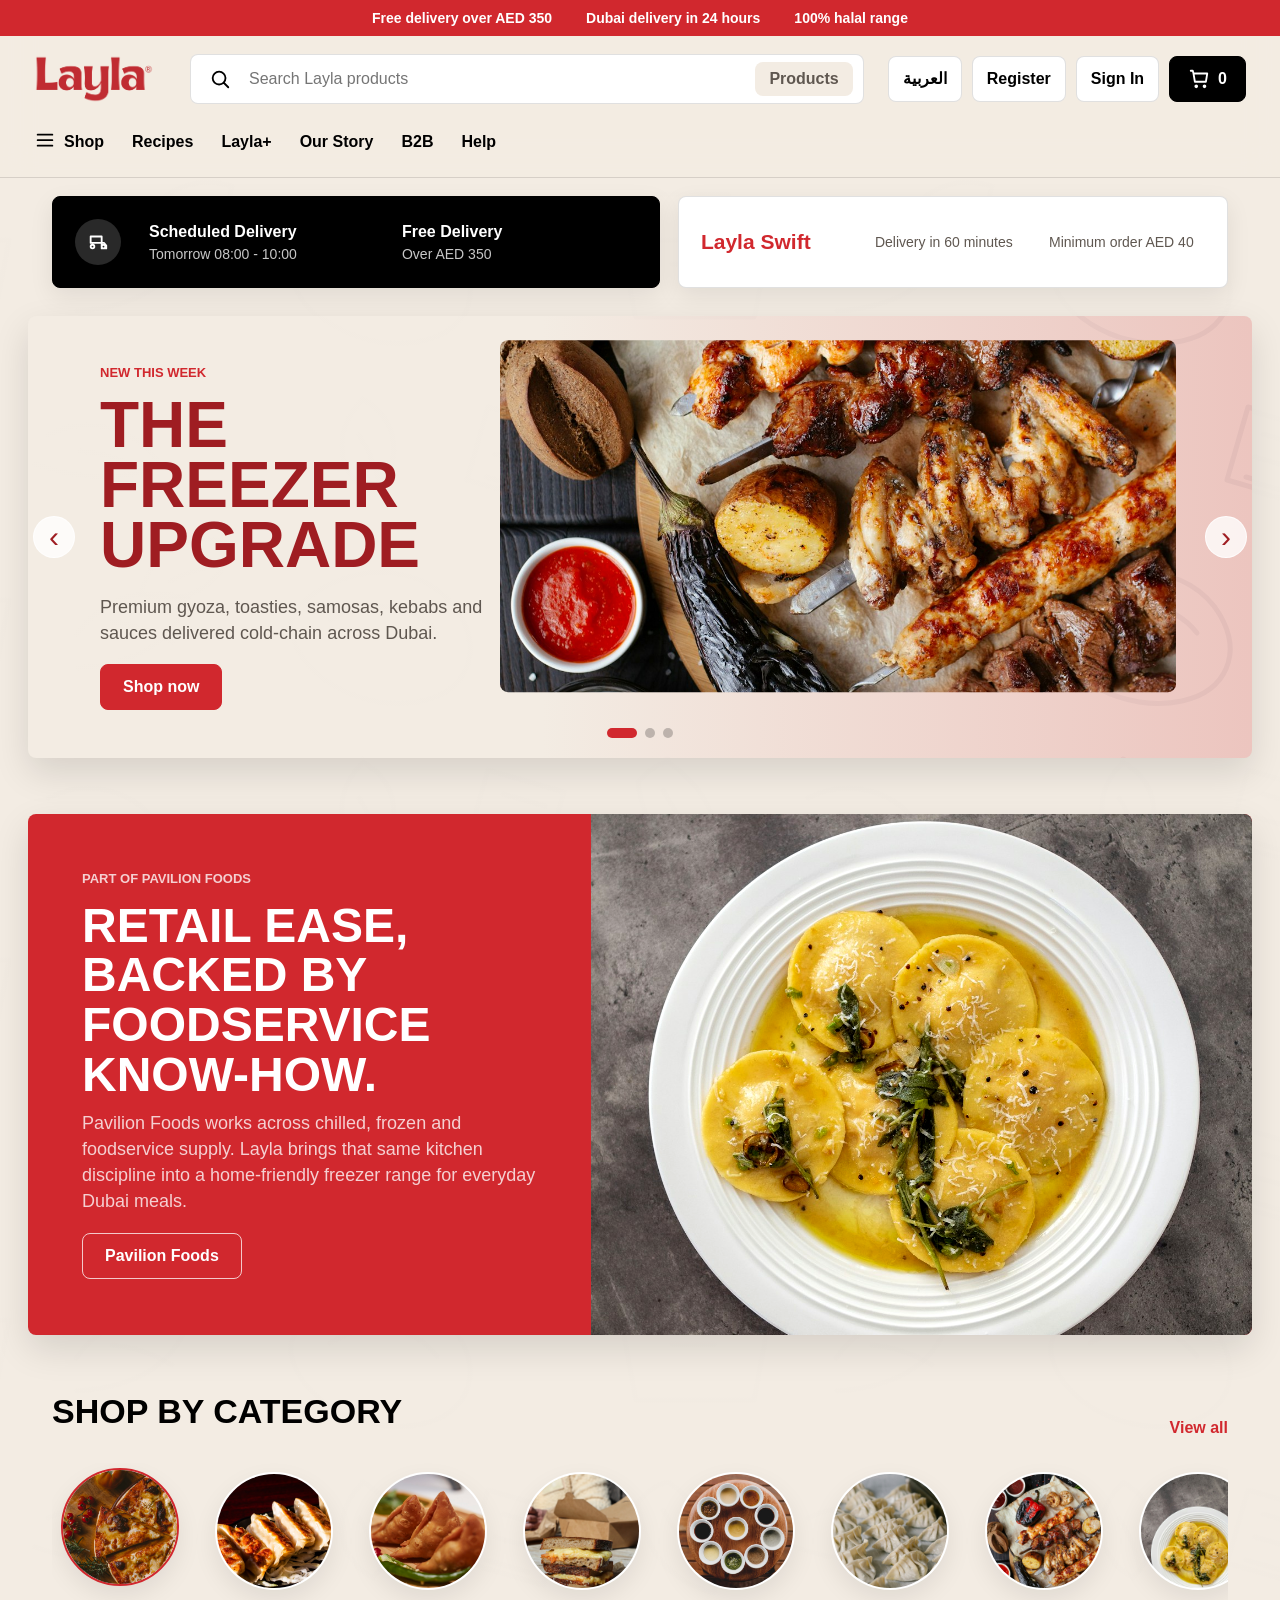
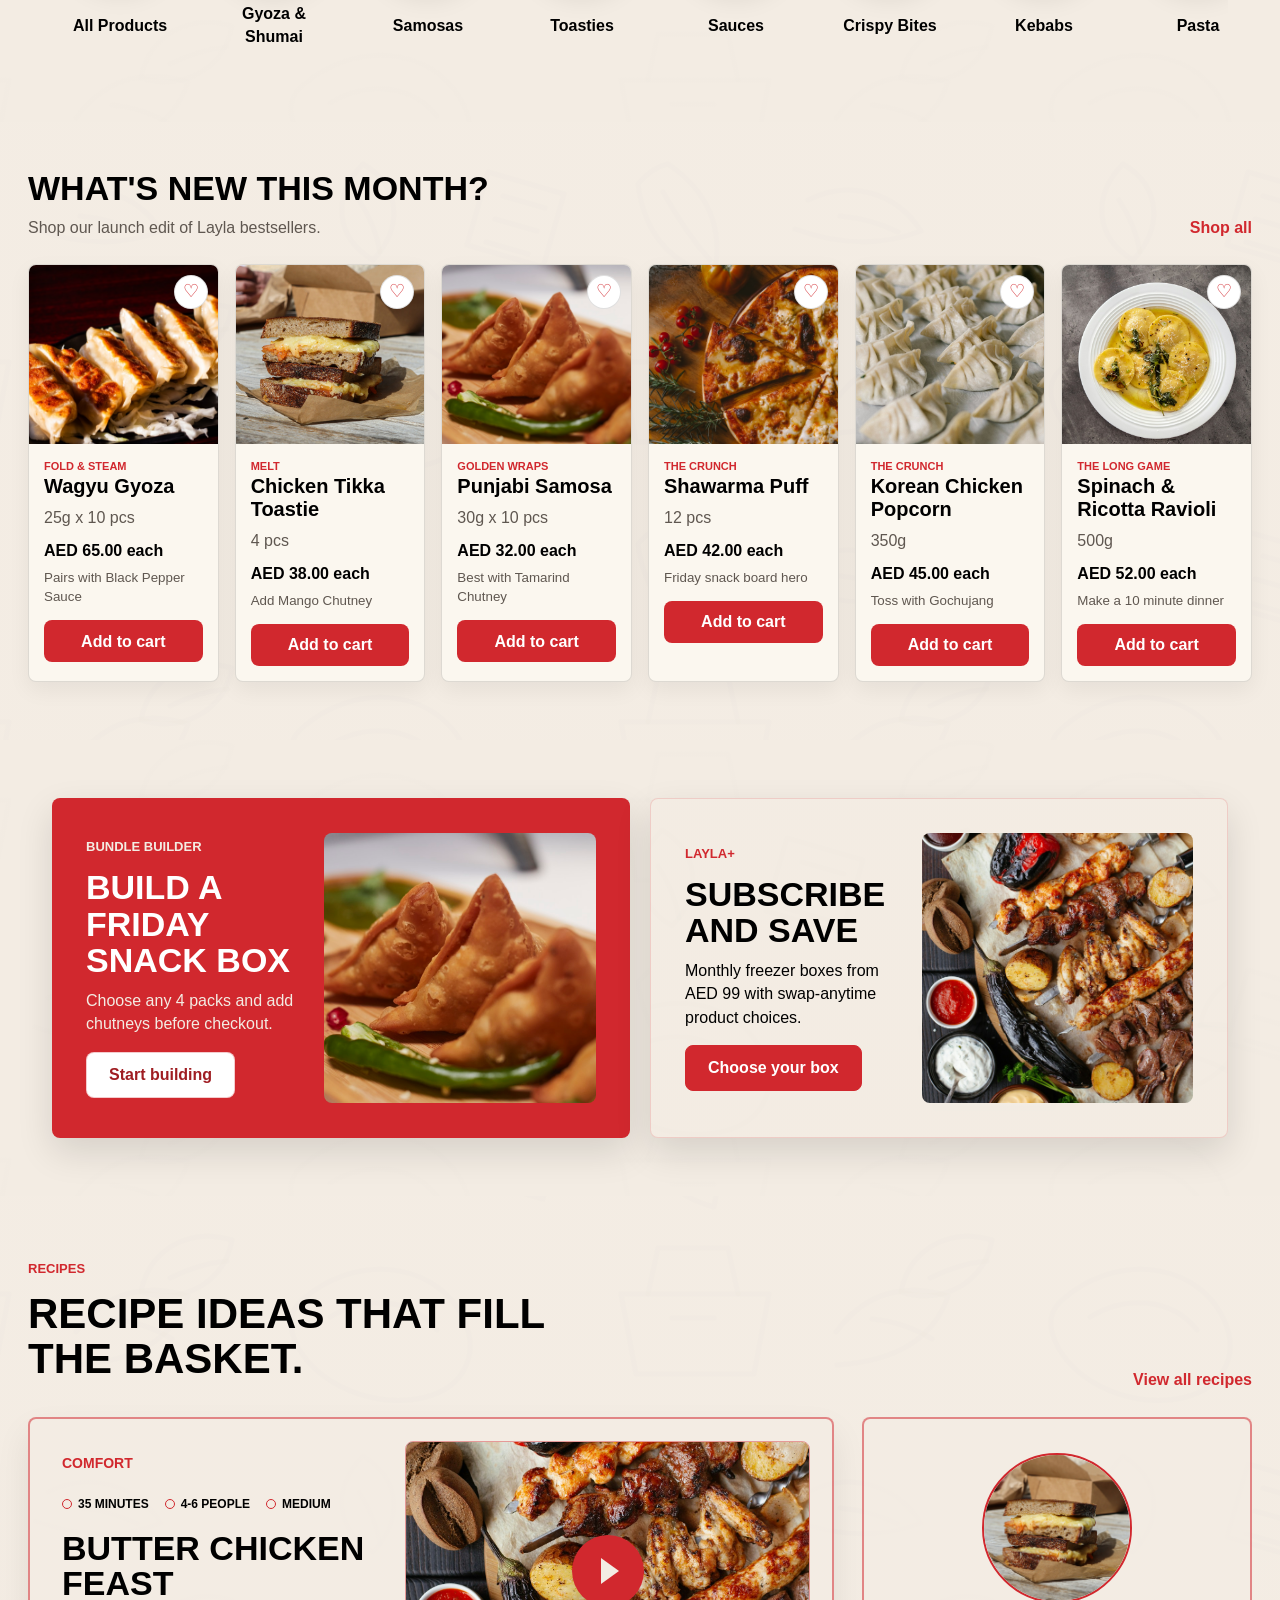
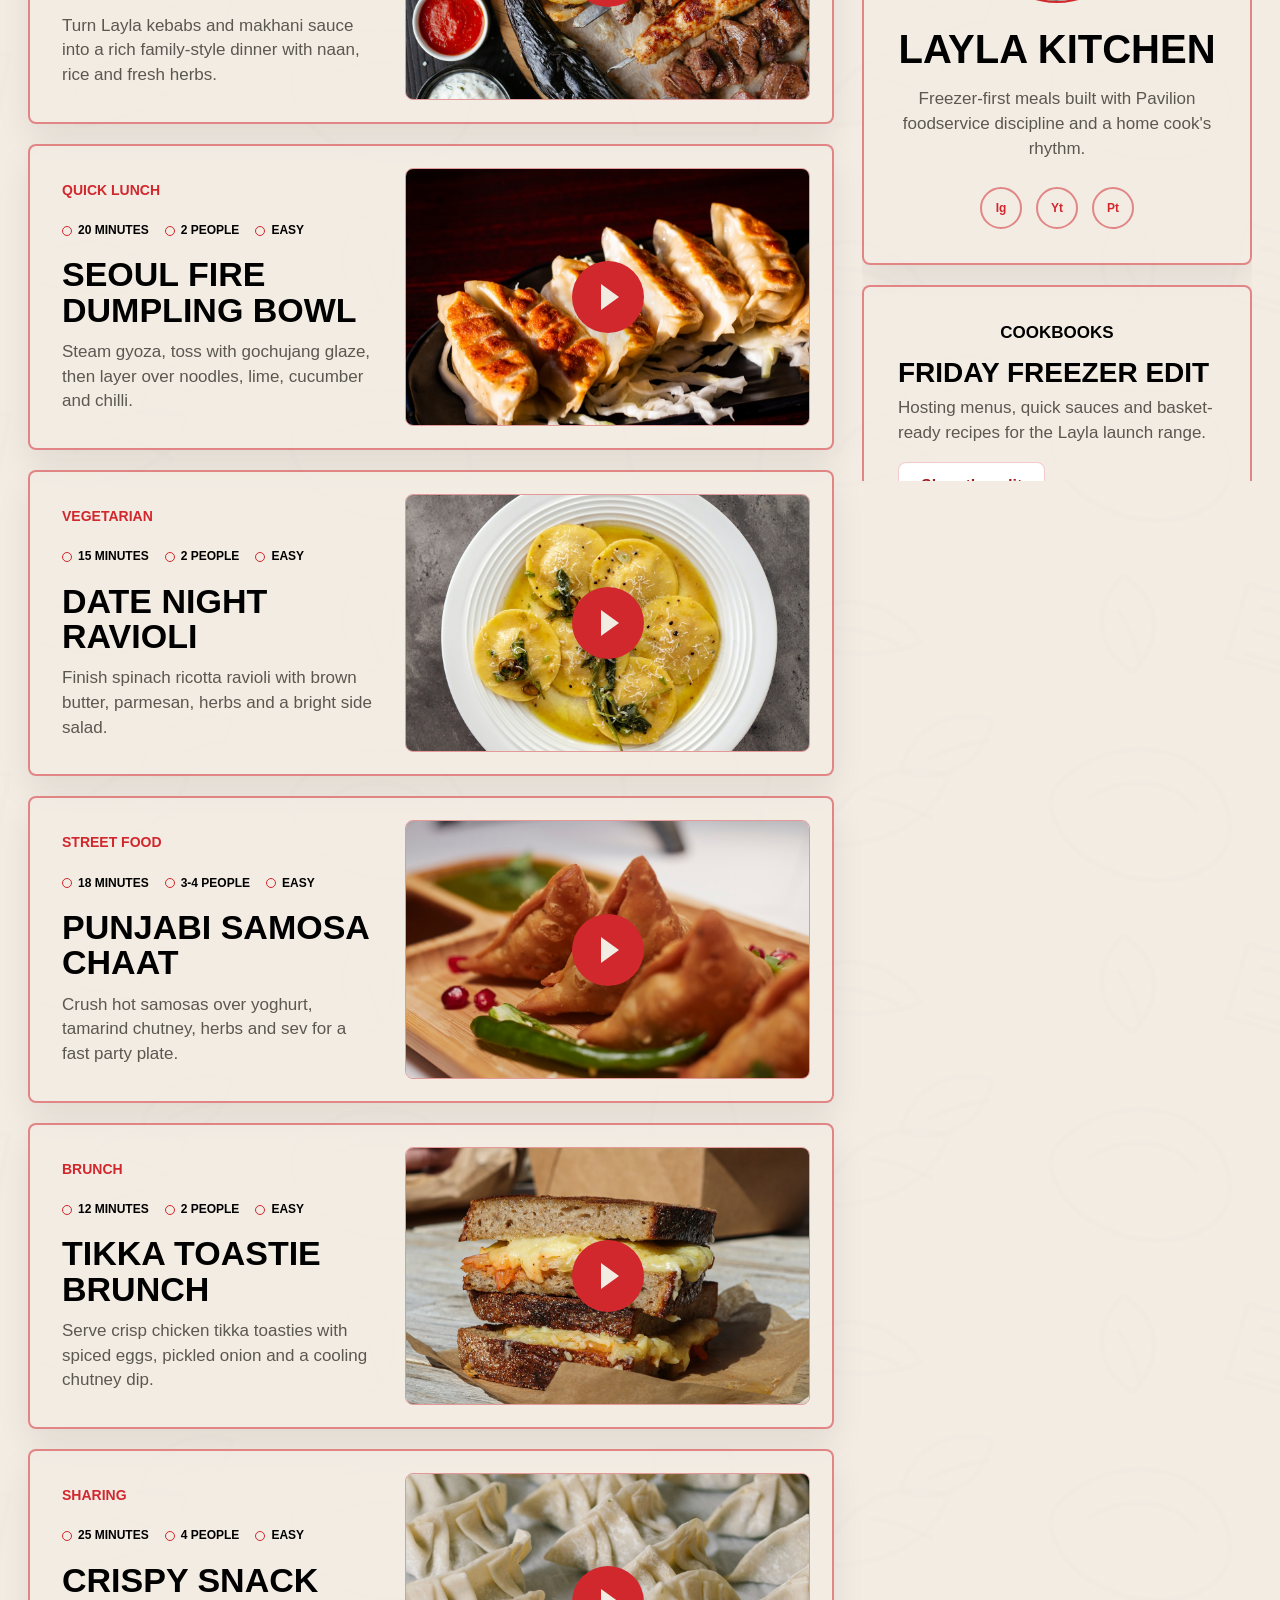
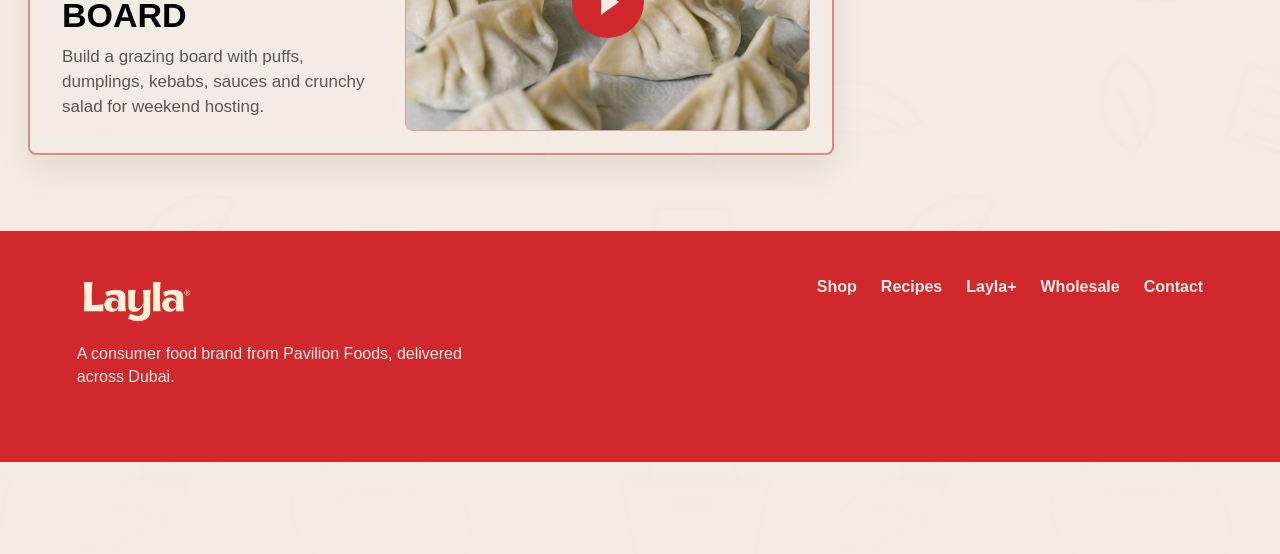
<file: index.html>
<!doctype html>
<html lang="en">
  <head>
    <meta charset="utf-8">
    <meta name="viewport" content="width=device-width, initial-scale=1">
    <title>Layla | Premium Frozen Food Delivery UAE</title>
    <meta name="description" content="Shop Layla premium frozen meals, snacks, sauces, and subscription boxes delivered across Dubai.">
    <link rel="icon" href="assets/favicon-la.svg" type="image/svg+xml">
    <link rel="stylesheet" href="styles.css">
  </head>
  <body>
    <header class="site-header">
      <div class="topbar">
        <span>Free delivery over AED 350</span>
        <span>Dubai delivery in 24 hours</span>
        <span>100% halal range</span>
      </div>

      <div class="header-main">
        <a class="logo" href="index.html" aria-label="Layla home">
          <img src="assets/layla-logo-red.png" alt="Layla">
        </a>

        <form class="search" role="search">
          <svg aria-hidden="true" viewBox="0 0 24 24">
            <path d="m21 21-4.35-4.35m1.35-5.65a7 7 0 1 1-14 0 7 7 0 0 1 14 0Z"></path>
          </svg>
          <input id="productSearch" type="search" placeholder="Search Layla products" autocomplete="off">
          <button type="button">Products</button>
        </form>

        <div class="header-tools">
          <button class="utility-button" type="button">العربية</button>
          <button class="utility-button" type="button">Register</button>
          <button class="utility-button" type="button">Sign In</button>
          <a class="cart-button" href="cart.html" aria-label="Cart">
            <svg aria-hidden="true" viewBox="0 0 24 24">
              <path d="M6 6h15l-1.5 9h-12L6 6ZM6 6 5.2 3H3"></path>
              <circle cx="9" cy="20" r="1"></circle>
              <circle cx="18" cy="20" r="1"></circle>
            </svg>
            <span id="cartCount">0</span>
          </a>
        </div>
      </div>

      <nav class="nav-row" aria-label="Main navigation">
        <a href="shop.html">
          <svg aria-hidden="true" viewBox="0 0 24 24">
            <path d="M4 10h16M4 4h16M4 16h16"></path>
          </svg>
          Shop
        </a>
        <a href="recipes.html">Recipes</a>
        <a href="layla-plus.html">Layla+</a>
        <a href="about.html">Our Story</a>
        <a href="b2b.html">B2B</a>
        <a href="contact.html">Help</a>
      </nav>
    </header>

    <main>
      <section class="delivery-panel" aria-label="Delivery options">
        <article class="delivery-card scheduled">
          <div class="delivery-icon">
            <svg aria-hidden="true" viewBox="0 0 24 24">
              <path d="M4 13h12V6H4v7Zm12 0h2.5l2.5 3v3h-5v-6ZM6 19a2 2 0 1 0 0-4 2 2 0 0 0 0 4Zm12 0a2 2 0 1 0 0-4 2 2 0 0 0 0 4Z"></path>
            </svg>
          </div>
          <div>
            <strong>Scheduled Delivery</strong>
            <span>Tomorrow 08:00 - 10:00</span>
          </div>
          <div>
            <strong>Free Delivery</strong>
            <span>Over AED 350</span>
          </div>
        </article>

        <article class="delivery-card swift">
          <strong>Layla Swift</strong>
          <span>Delivery in 60 minutes</span>
          <span>Minimum order AED 40</span>
        </article>
      </section>

      <section class="hero" id="shop" aria-label="Featured Layla offer">
        <button class="hero-arrow" type="button" id="prevHero" aria-label="Previous hero">‹</button>
        <div class="hero-content">
          <p class="eyebrow">New this week</p>
          <h1 id="heroTitle">The freezer upgrade</h1>
          <p id="heroCopy">Premium gyoza, toasties, samosas, kebabs and sauces delivered cold-chain across Dubai.</p>
          <a class="primary-action" id="heroCta" href="shop.html">Shop now</a>
        </div>
        <img class="hero-image" src="assets/photos/kebab.jpg" alt="Grilled kebab platter with sauces">
        <button class="hero-arrow" type="button" id="nextHero" aria-label="Next hero">›</button>
        <div class="hero-dots" aria-hidden="true">
          <span class="active"></span>
          <span></span>
          <span></span>
        </div>
      </section>

      <section class="parent-section" id="b2b" aria-label="Pavilion Foods parent company">
        <div class="parent-copy">
          <p class="eyebrow">Part of Pavilion Foods</p>
          <h2>Retail ease, backed by foodservice know-how.</h2>
          <p>Pavilion Foods works across chilled, frozen and foodservice supply. Layla brings that same kitchen discipline into a home-friendly freezer range for everyday Dubai meals.</p>
          <a class="outline-action" href="https://pavilionfoods.com/">Pavilion Foods</a>
        </div>
        <figure>
          <img src="assets/photos/ravioli.jpg" alt="Prepared pasta dish from the Layla range">
        </figure>
      </section>

      <section class="category-section" id="brands">
        <div class="section-title">
          <h2>Shop by category</h2>
          <a href="shop.html">View all</a>
        </div>

        <div class="category-row">
          <button class="category-tile active" data-category="all">
            <span><img src="assets/photos/pizza.jpg" alt=""></span>
            All Products
          </button>
          <button class="category-tile" data-category="Fold & Steam">
            <span><img src="assets/photos/gyoza.jpg" alt=""></span>
            Gyoza & Shumai
          </button>
          <button class="category-tile" data-category="Golden Wraps">
            <span><img src="assets/photos/samosa.jpg" alt=""></span>
            Samosas
          </button>
          <button class="category-tile" data-category="Melt">
            <span><img src="assets/photos/toastie.jpg" alt=""></span>
            Toasties
          </button>
          <button class="category-tile" data-category="Glazd">
            <span><img src="assets/photos/sauce.jpg" alt=""></span>
            Sauces
          </button>
          <button class="category-tile" data-category="The Crunch">
            <span><img src="assets/photos/dumplings.jpg" alt=""></span>
            Crispy Bites
          </button>
          <button class="category-tile" data-category="Grill & Steam">
            <span><img src="assets/photos/kebab.jpg" alt=""></span>
            Kebabs
          </button>
          <button class="category-tile" data-category="The Long Game">
            <span><img src="assets/photos/ravioli.jpg" alt=""></span>
            Pasta
          </button>
        </div>
      </section>

      <section class="product-section" id="bestsellers">
        <div class="section-title">
          <div>
            <h2>What's new this month?</h2>
            <p id="productStatus">Shop our launch edit of Layla bestsellers.</p>
          </div>
          <a href="shop.html">Shop all</a>
        </div>

        <div class="product-grid" id="productGrid">
          <article class="product-card" data-sku="47" data-category="Fold & Steam" data-name="Wagyu Gyoza" data-price="65">
            <button class="wishlist" type="button" aria-label="Save Wagyu Gyoza">♡</button>
            <img src="assets/photos/gyoza.jpg" alt="Layla Wagyu Gyoza">
            <div class="product-body">
              <span>Fold & Steam</span>
              <h3>Wagyu Gyoza</h3>
              <p>25g x 10 pcs</p>
              <strong>AED 65.00 each</strong>
              <small>Pairs with Black Pepper Sauce</small>
              <button class="add-button" type="button">Add to cart</button>
            </div>
          </article>

          <article class="product-card" data-sku="51" data-category="Melt" data-name="Chicken Tikka Toastie" data-price="38">
            <button class="wishlist" type="button" aria-label="Save Chicken Tikka Toastie">♡</button>
            <img src="assets/photos/toastie.jpg" alt="Layla Chicken Tikka Toastie">
            <div class="product-body">
              <span>Melt</span>
              <h3>Chicken Tikka Toastie</h3>
              <p>4 pcs</p>
              <strong>AED 38.00 each</strong>
              <small>Add Mango Chutney</small>
              <button class="add-button" type="button">Add to cart</button>
            </div>
          </article>

          <article class="product-card" data-sku="34" data-category="Golden Wraps" data-name="Punjabi Samosa" data-price="32">
            <button class="wishlist" type="button" aria-label="Save Punjabi Samosa">♡</button>
            <img src="assets/photos/samosa.jpg" alt="Layla Punjabi Samosa">
            <div class="product-body">
              <span>Golden Wraps</span>
              <h3>Punjabi Samosa</h3>
              <p>30g x 10 pcs</p>
              <strong>AED 32.00 each</strong>
              <small>Best with Tamarind Chutney</small>
              <button class="add-button" type="button">Add to cart</button>
            </div>
          </article>

          <article class="product-card" data-sku="66" data-category="The Crunch" data-name="Shawarma Puff" data-price="42">
            <button class="wishlist" type="button" aria-label="Save Shawarma Puff">♡</button>
            <img src="assets/photos/pizza.jpg" alt="Layla Shawarma Puff">
            <div class="product-body">
              <span>The Crunch</span>
              <h3>Shawarma Puff</h3>
              <p>12 pcs</p>
              <strong>AED 42.00 each</strong>
              <small>Friday snack board hero</small>
              <button class="add-button" type="button">Add to cart</button>
            </div>
          </article>

          <article class="product-card" data-sku="39" data-category="The Crunch" data-name="Korean Chicken Popcorn" data-price="45">
            <button class="wishlist" type="button" aria-label="Save Korean Chicken Popcorn">♡</button>
            <img src="assets/photos/dumplings.jpg" alt="Layla Korean Chicken Popcorn">
            <div class="product-body">
              <span>The Crunch</span>
              <h3>Korean Chicken Popcorn</h3>
              <p>350g</p>
              <strong>AED 45.00 each</strong>
              <small>Toss with Gochujang</small>
              <button class="add-button" type="button">Add to cart</button>
            </div>
          </article>

          <article class="product-card" data-sku="74" data-category="The Long Game" data-name="Spinach Ricotta Ravioli" data-price="52">
            <button class="wishlist" type="button" aria-label="Save Spinach Ricotta Ravioli">♡</button>
            <img src="assets/photos/ravioli.jpg" alt="Layla Spinach and Ricotta Ravioli">
            <div class="product-body">
              <span>The Long Game</span>
              <h3>Spinach & Ricotta Ravioli</h3>
              <p>500g</p>
              <strong>AED 52.00 each</strong>
              <small>Make a 10 minute dinner</small>
              <button class="add-button" type="button">Add to cart</button>
            </div>
          </article>
        </div>
      </section>

      <section class="feature-rails">
        <article class="feature-card red">
          <div>
            <p class="eyebrow">Bundle builder</p>
            <h2>Build a Friday snack box</h2>
            <p>Choose any 4 packs and add chutneys before checkout.</p>
            <a class="secondary-action" href="shop.html">Start building</a>
          </div>
          <img src="assets/photos/samosa.jpg" alt="Samosa snack platter">
        </article>
        <article class="feature-card cream" id="layla-plus">
          <div>
            <p class="eyebrow">Layla+</p>
            <h2>Subscribe and save</h2>
            <p>Monthly freezer boxes from AED 99 with swap-anytime product choices.</p>
            <a class="primary-action" href="layla-plus.html">Choose your box</a>
          </div>
          <img src="assets/photos/kebab.jpg" alt="Assorted grilled meal platter">
        </article>
      </section>

      <section class="recipe-section" id="recipes" aria-label="Layla recipes">
        <div class="recipe-heading">
          <div>
            <p class="eyebrow">Recipes</p>
            <h2>Recipe ideas that fill the basket.</h2>
          </div>
          <a href="recipes.html">View all recipes</a>
        </div>

        <div class="recipe-layout">
          <div class="recipe-list">
            <article class="recipe-card">
              <div class="recipe-copy">
                <span class="recipe-label">Comfort</span>
                <div class="recipe-meta" aria-label="Recipe details">
                  <span>35 minutes</span>
                  <span>4-6 people</span>
                  <span>Medium</span>
                </div>
                <h3>Butter Chicken Feast</h3>
                <p>Turn Layla kebabs and makhani sauce into a rich family-style dinner with naan, rice and fresh herbs.</p>
              </div>
              <figure class="recipe-media">
                <img src="assets/photos/kebab.jpg" alt="Butter chicken feast with grilled kebabs">
                <button class="play-button" type="button" aria-label="Play Butter Chicken Feast recipe"></button>
              </figure>
            </article>

            <article class="recipe-card">
              <div class="recipe-copy">
                <span class="recipe-label">Quick lunch</span>
                <div class="recipe-meta" aria-label="Recipe details">
                  <span>20 minutes</span>
                  <span>2 people</span>
                  <span>Easy</span>
                </div>
                <h3>Seoul Fire Dumpling Bowl</h3>
                <p>Steam gyoza, toss with gochujang glaze, then layer over noodles, lime, cucumber and chilli.</p>
              </div>
              <figure class="recipe-media">
                <img src="assets/photos/gyoza.jpg" alt="Gyoza bowl with herbs and chilli">
                <button class="play-button" type="button" aria-label="Play Seoul Fire Dumpling Bowl recipe"></button>
              </figure>
            </article>

            <article class="recipe-card">
              <div class="recipe-copy">
                <span class="recipe-label">Vegetarian</span>
                <div class="recipe-meta" aria-label="Recipe details">
                  <span>15 minutes</span>
                  <span>2 people</span>
                  <span>Easy</span>
                </div>
                <h3>Date Night Ravioli</h3>
                <p>Finish spinach ricotta ravioli with brown butter, parmesan, herbs and a bright side salad.</p>
              </div>
              <figure class="recipe-media">
                <img src="assets/photos/ravioli.jpg" alt="Spinach ricotta ravioli in sauce">
                <button class="play-button" type="button" aria-label="Play Date Night Ravioli recipe"></button>
              </figure>
            </article>

            <article class="recipe-card">
              <div class="recipe-copy">
                <span class="recipe-label">Street food</span>
                <div class="recipe-meta" aria-label="Recipe details">
                  <span>18 minutes</span>
                  <span>3-4 people</span>
                  <span>Easy</span>
                </div>
                <h3>Punjabi Samosa Chaat</h3>
                <p>Crush hot samosas over yoghurt, tamarind chutney, herbs and sev for a fast party plate.</p>
              </div>
              <figure class="recipe-media">
                <img src="assets/photos/samosa.jpg" alt="Punjabi samosas with chutney">
                <button class="play-button" type="button" aria-label="Play Punjabi Samosa Chaat recipe"></button>
              </figure>
            </article>

            <article class="recipe-card">
              <div class="recipe-copy">
                <span class="recipe-label">Brunch</span>
                <div class="recipe-meta" aria-label="Recipe details">
                  <span>12 minutes</span>
                  <span>2 people</span>
                  <span>Easy</span>
                </div>
                <h3>Tikka Toastie Brunch</h3>
                <p>Serve crisp chicken tikka toasties with spiced eggs, pickled onion and a cooling chutney dip.</p>
              </div>
              <figure class="recipe-media">
                <img src="assets/photos/toastie.jpg" alt="Chicken tikka toastie brunch plate">
                <button class="play-button" type="button" aria-label="Play Tikka Toastie Brunch recipe"></button>
              </figure>
            </article>

            <article class="recipe-card">
              <div class="recipe-copy">
                <span class="recipe-label">Sharing</span>
                <div class="recipe-meta" aria-label="Recipe details">
                  <span>25 minutes</span>
                  <span>4 people</span>
                  <span>Easy</span>
                </div>
                <h3>Crispy Snack Board</h3>
                <p>Build a grazing board with puffs, dumplings, kebabs, sauces and crunchy salad for weekend hosting.</p>
              </div>
              <figure class="recipe-media">
                <img src="assets/photos/dumplings.jpg" alt="Crispy dumplings for a sharing board">
                <button class="play-button" type="button" aria-label="Play Crispy Snack Board recipe"></button>
              </figure>
            </article>
          </div>

          <aside class="recipe-sidebar" aria-label="Recipe extras">
            <article class="chef-card">
              <img src="assets/photos/toastie.jpg" alt="Layla kitchen prep">
              <h3>Layla Kitchen</h3>
              <p>Freezer-first meals built with Pavilion foodservice discipline and a home cook's rhythm.</p>
              <div class="social-row" aria-label="Social channels">
                <a href="#" aria-label="Instagram">Ig</a>
                <a href="#" aria-label="YouTube">Yt</a>
                <a href="#" aria-label="Pinterest">Pt</a>
              </div>
            </article>

            <article class="cookbook-card">
              <p class="eyebrow">Cookbooks</p>
              <h3>Friday Freezer Edit</h3>
              <p>Hosting menus, quick sauces and basket-ready recipes for the Layla launch range.</p>
              <a class="secondary-action" href="shop.html">Shop the edit</a>
            </article>
          </aside>
        </div>
      </section>
    </main>

    <aside class="basket-summary" aria-label="Basket summary">
      <div>
        <strong id="deliveryMessage">Add AED 350 more for free delivery</strong>
        <span id="cartTotal">Basket AED 0.00</span>
      </div>
      <div class="progress-track" aria-hidden="true">
        <span id="progressFill"></span>
      </div>
      <a href="checkout.html">Checkout</a>
    </aside>

    <footer class="site-footer" id="help">
      <div>
        <img src="assets/layla-logo-cream.png" alt="Layla">
        <p>A consumer food brand from Pavilion Foods, delivered across Dubai.</p>
      </div>
      <nav aria-label="Footer">
        <a href="shop.html">Shop</a>
        <a href="recipes.html">Recipes</a>
        <a href="layla-plus.html">Layla+</a>
        <a href="b2b.html">Wholesale</a>
        <a href="contact.html">Contact</a>
      </nav>
    </footer>

    <script src="site-data.js"></script>
    <script src="script.js"></script>
  </body>
</html>
</file>
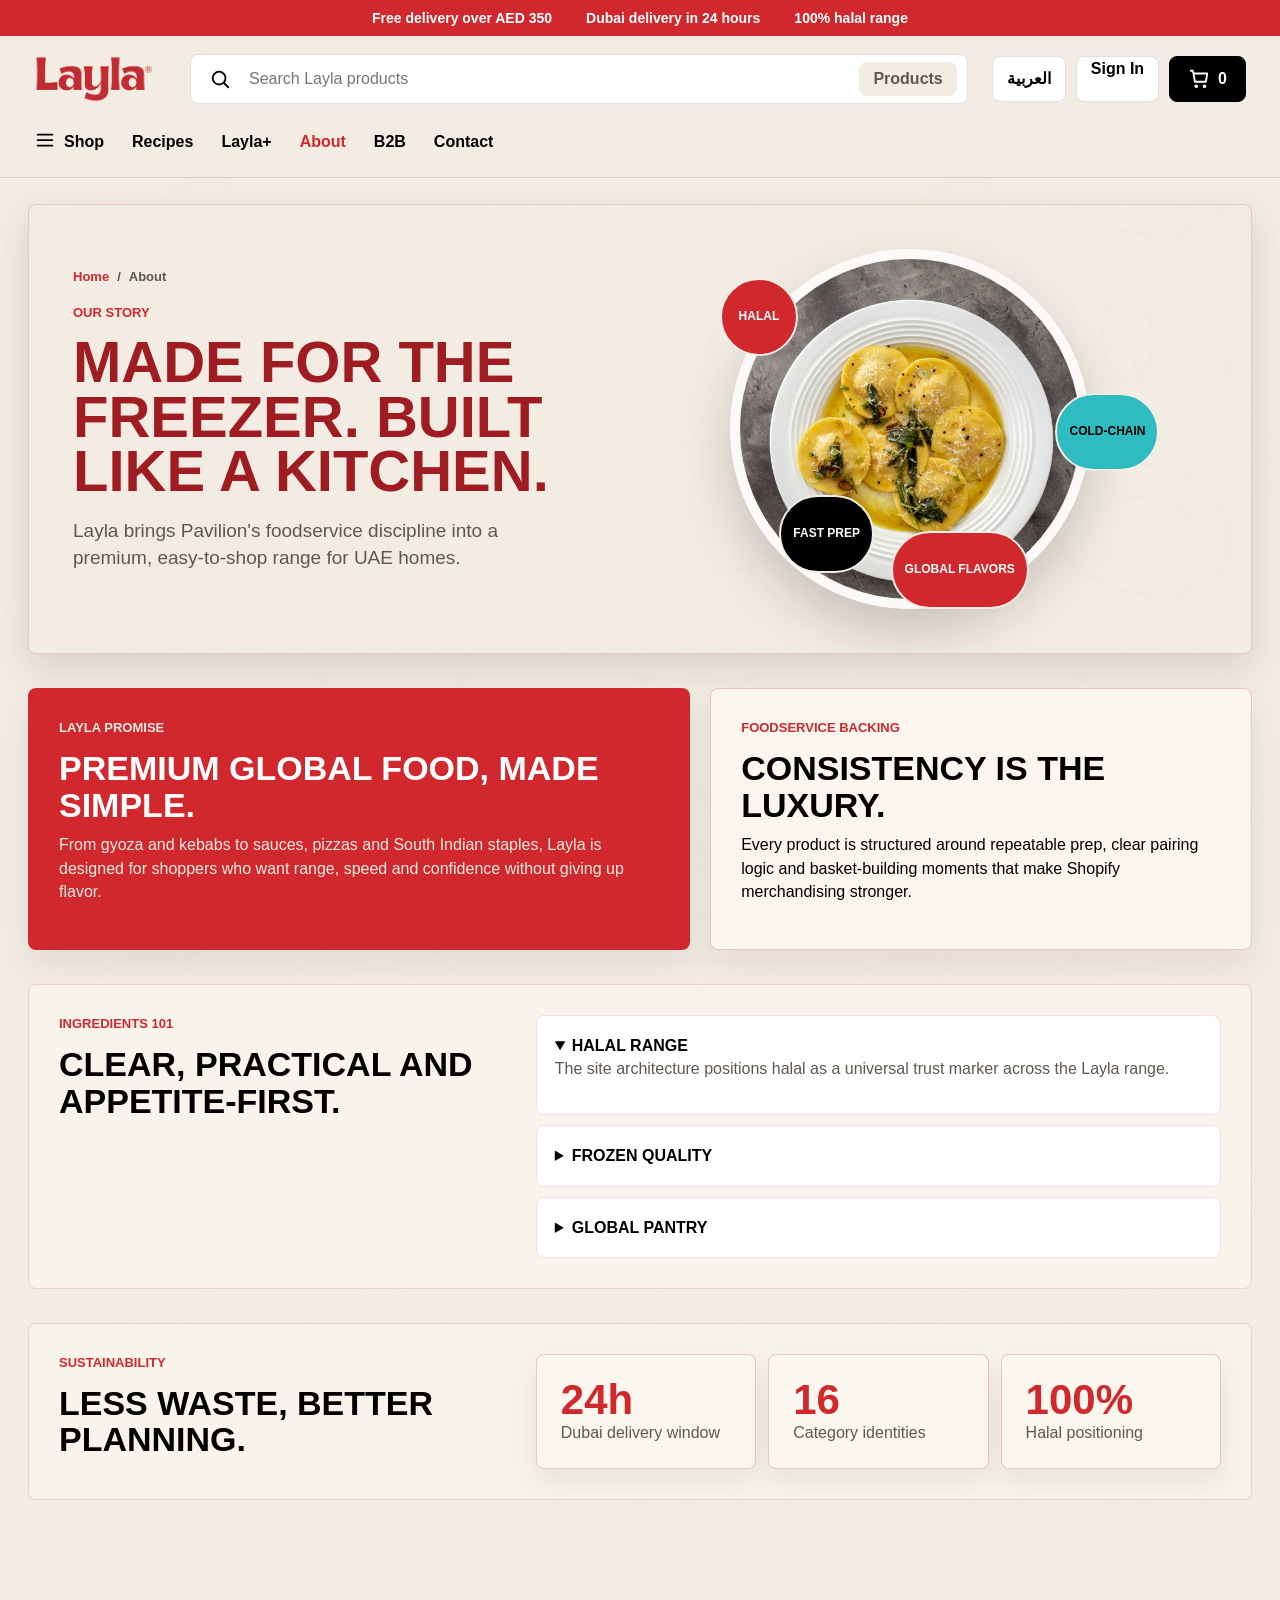
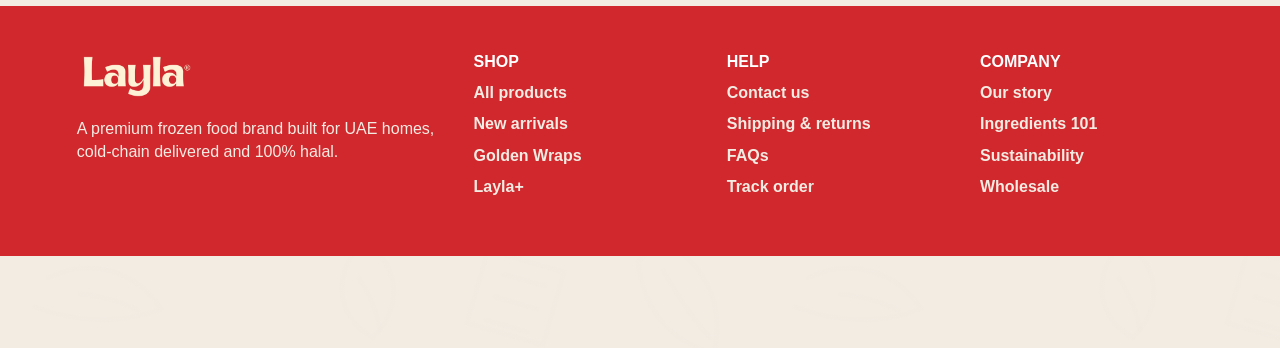
<file: about.html>
<!doctype html>
<html lang="en">
  <head>
    <meta charset="utf-8">
    <meta name="viewport" content="width=device-width, initial-scale=1">
    <title>About Layla | Premium Frozen Food UAE</title>
    <meta name="description" content="Learn about Layla's foodservice roots, halal promise, ingredients, cold-chain quality and sustainability approach.">
    <link rel="icon" href="assets/favicon-la.svg" type="image/svg+xml">
    <link rel="stylesheet" href="styles.css">
  </head>
  <body data-page="about">
    <div id="siteHeader"></div>

    <main class="page-shell">
      <section class="page-hero about-hero">
        <div>
          <nav class="breadcrumb" aria-label="Breadcrumb">
            <a href="index.html">Home</a>
            <span>/</span>
            <span>About</span>
          </nav>
          <p class="eyebrow">Our Story</p>
          <h1>Made for the Freezer. Built like a Kitchen.</h1>
          <p>Layla brings Pavilion's foodservice discipline into a premium, easy-to-shop range for UAE homes.</p>
        </div>
        <div class="ingredient-orbit" aria-hidden="true">
          <img src="assets/photos/ravioli.jpg" alt="">
          <span>Halal</span>
          <span>Cold-chain</span>
          <span>Fast prep</span>
          <span>Global flavors</span>
        </div>
      </section>

      <section class="story-grid" id="story">
        <article class="inner-band red-band">
          <p class="eyebrow">Layla Promise</p>
          <h2>Premium global food, made simple.</h2>
          <p>From gyoza and kebabs to sauces, pizzas and South Indian staples, Layla is designed for shoppers who want range, speed and confidence without giving up flavor.</p>
        </article>
        <article class="inner-band">
          <p class="eyebrow">Foodservice Backing</p>
          <h2>Consistency is the luxury.</h2>
          <p>Every product is structured around repeatable prep, clear pairing logic and basket-building moments that make Shopify merchandising stronger.</p>
        </article>
      </section>

      <section class="content-columns" id="ingredients">
        <div>
          <p class="eyebrow">Ingredients 101</p>
          <h2>Clear, practical and appetite-first.</h2>
        </div>
        <div class="accordion-list" data-accordion>
          <details open>
            <summary>Halal range</summary>
            <p>The site architecture positions halal as a universal trust marker across the Layla range.</p>
          </details>
          <details>
            <summary>Frozen quality</summary>
            <p>Products are merchandised around freezer-first ease: fast cooking, low waste and reliable results.</p>
          </details>
          <details>
            <summary>Global pantry</summary>
            <p>Layla's inner categories let shoppers move by cuisine, occasion or product type without feeling lost.</p>
          </details>
        </div>
      </section>

      <section class="content-columns" id="sustainability">
        <div>
          <p class="eyebrow">Sustainability</p>
          <h2>Less waste, better planning.</h2>
        </div>
        <div class="stat-grid">
          <article><strong>24h</strong><span>Dubai delivery window</span></article>
          <article><strong>16</strong><span>Category identities</span></article>
          <article><strong>100%</strong><span>Halal positioning</span></article>
        </div>
      </section>
    </main>

    <div id="siteBasket"></div>
    <div id="siteFooter"></div>
    <script src="site-data.js"></script>
    <script src="layout.js"></script>
    <script src="inner-pages.js"></script>
  </body>
</html>
</file>
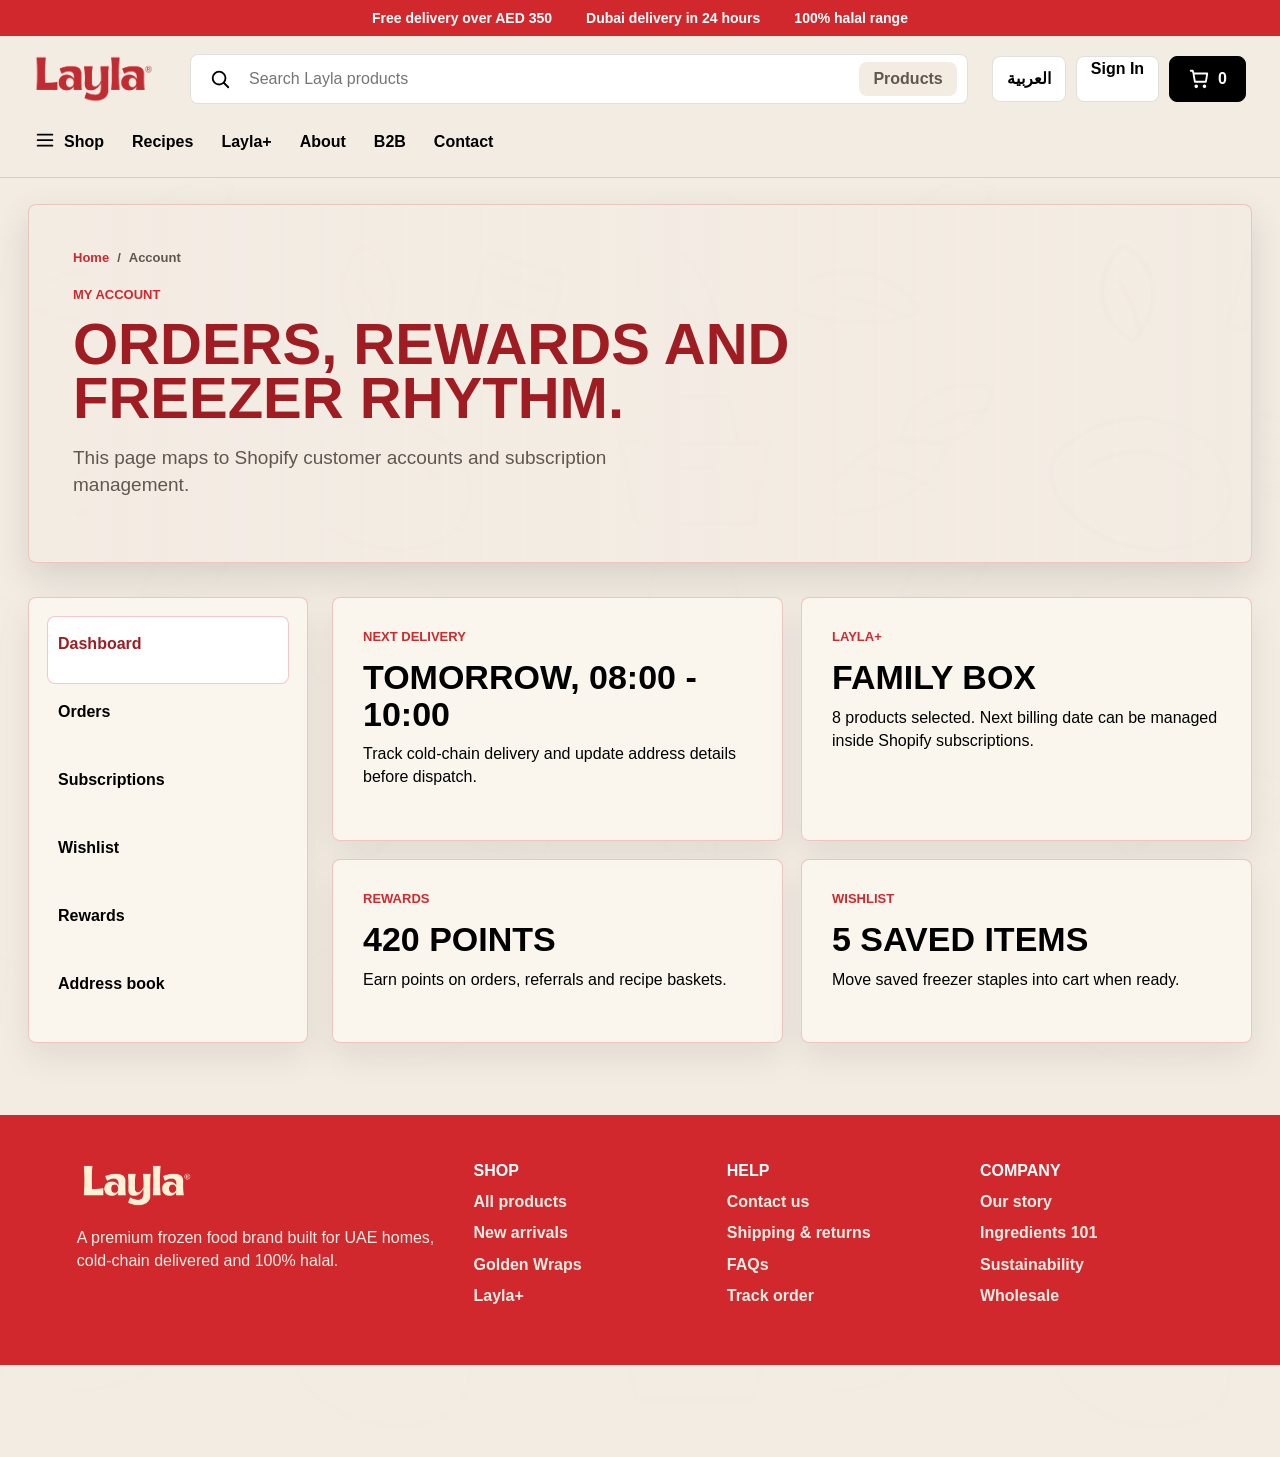
<file: account.html>
<!doctype html>
<html lang="en">
  <head>
    <meta charset="utf-8">
    <meta name="viewport" content="width=device-width, initial-scale=1">
    <title>Layla Account</title>
    <meta name="description" content="Layla account dashboard prototype for orders, subscriptions, wishlist, rewards and addresses.">
    <link rel="icon" href="assets/favicon-la.svg" type="image/svg+xml">
    <link rel="stylesheet" href="styles.css">
  </head>
  <body data-page="account">
    <div id="siteHeader"></div>

    <main class="page-shell">
      <section class="page-hero compact-hero">
        <div>
          <nav class="breadcrumb" aria-label="Breadcrumb">
            <a href="index.html">Home</a>
            <span>/</span>
            <span>Account</span>
          </nav>
          <p class="eyebrow">My Account</p>
          <h1>Orders, Rewards and Freezer Rhythm.</h1>
          <p>This page maps to Shopify customer accounts and subscription management.</p>
        </div>
      </section>

      <section class="account-grid">
        <aside class="filter-panel sticky-panel">
          <a class="is-active" href="#dashboard">Dashboard</a>
          <a href="#orders">Orders</a>
          <a href="#subscriptions">Subscriptions</a>
          <a href="#wishlist">Wishlist</a>
          <a href="#rewards">Rewards</a>
          <a href="#addresses">Address book</a>
        </aside>
        <div class="dashboard-cards">
          <article class="inner-band">
            <p class="eyebrow">Next Delivery</p>
            <h2>Tomorrow, 08:00 - 10:00</h2>
            <p>Track cold-chain delivery and update address details before dispatch.</p>
          </article>
          <article class="inner-band">
            <p class="eyebrow">Layla+</p>
            <h2>Family Box</h2>
            <p>8 products selected. Next billing date can be managed inside Shopify subscriptions.</p>
          </article>
          <article class="inner-band">
            <p class="eyebrow">Rewards</p>
            <h2>420 points</h2>
            <p>Earn points on orders, referrals and recipe baskets.</p>
          </article>
          <article class="inner-band">
            <p class="eyebrow">Wishlist</p>
            <h2>5 saved items</h2>
            <p>Move saved freezer staples into cart when ready.</p>
          </article>
        </div>
      </section>
    </main>

    <div id="siteBasket"></div>
    <div id="siteFooter"></div>
    <script src="site-data.js"></script>
    <script src="layout.js"></script>
    <script src="inner-pages.js"></script>
  </body>
</html>
</file>
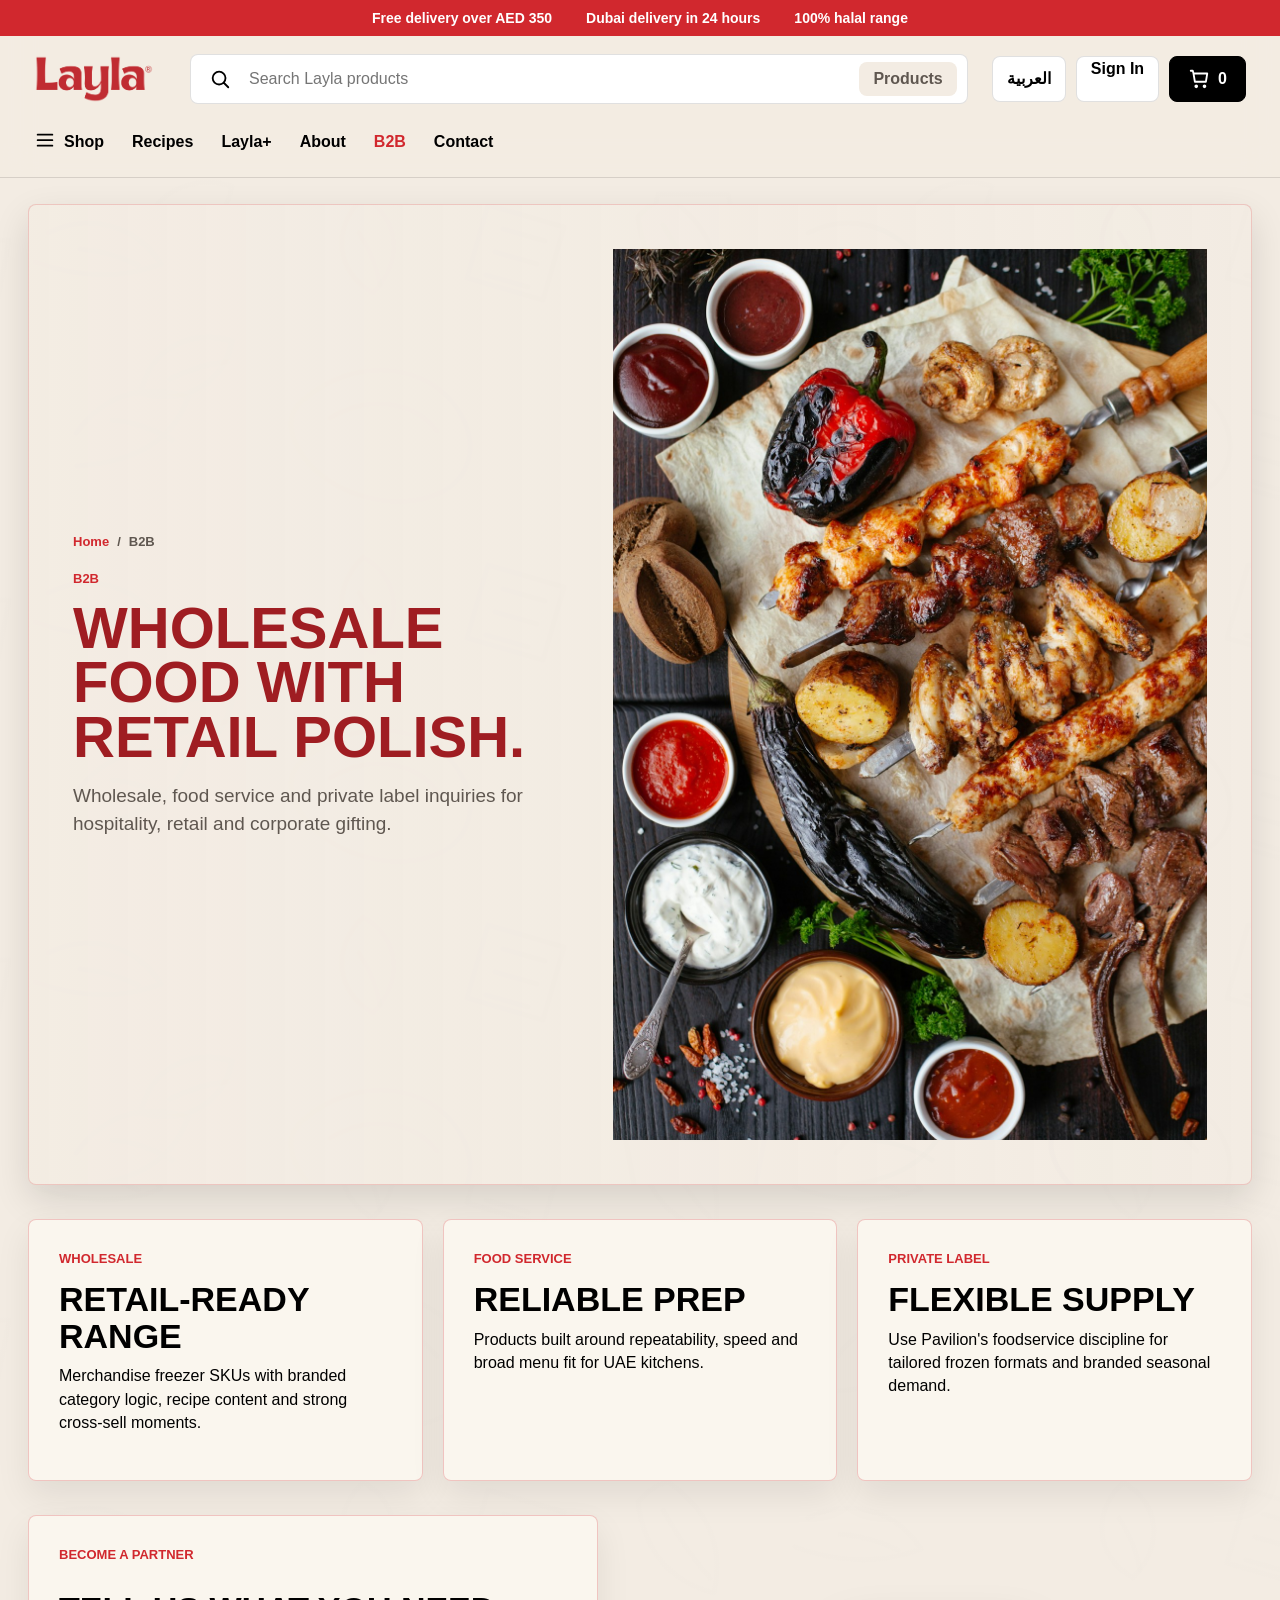
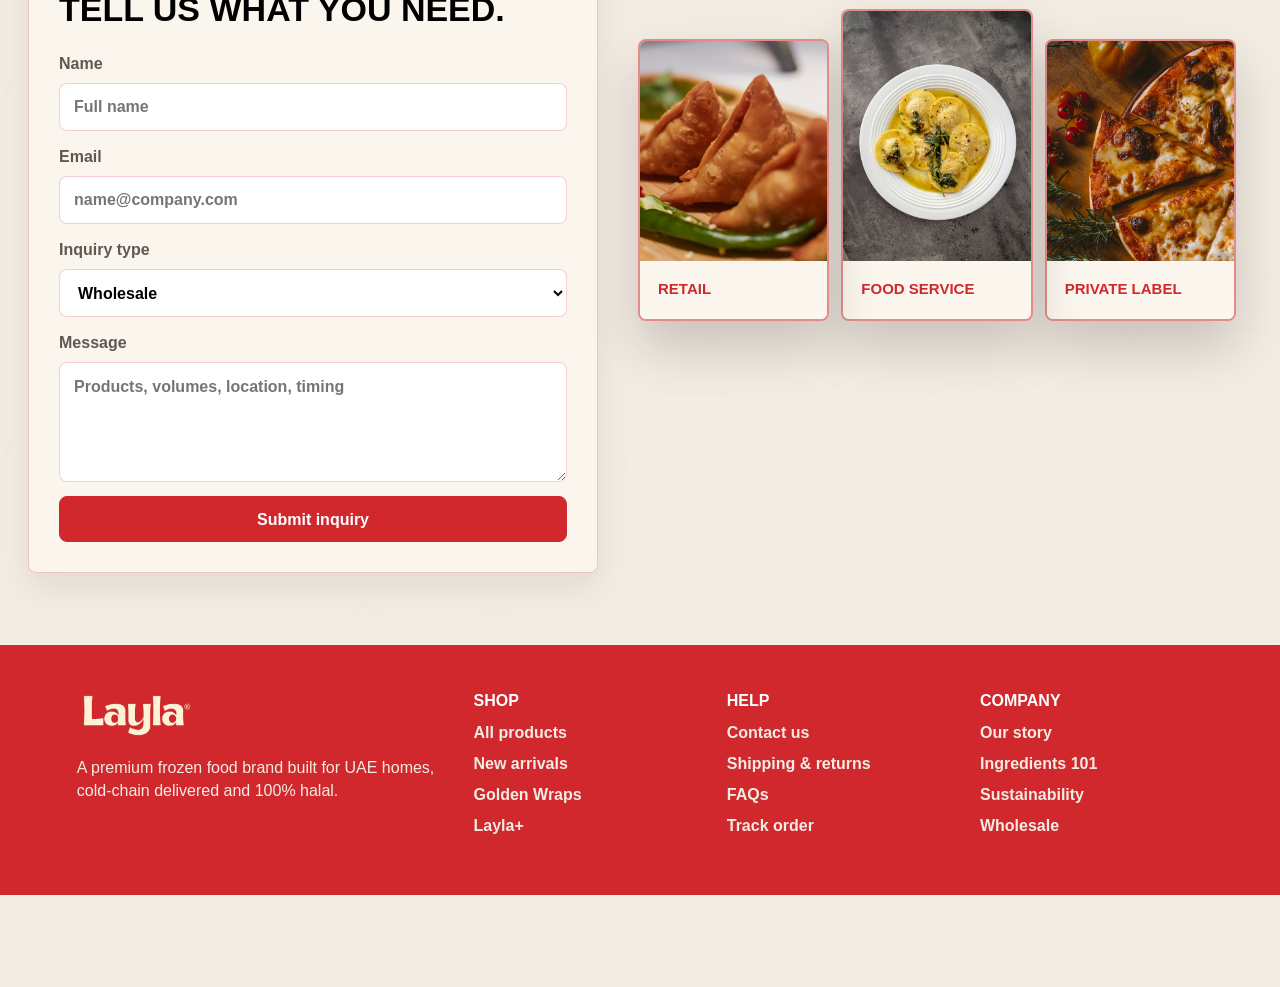
<file: b2b.html>
<!doctype html>
<html lang="en">
  <head>
    <meta charset="utf-8">
    <meta name="viewport" content="width=device-width, initial-scale=1">
    <title>Layla B2B | Wholesale, Food Service and Private Label</title>
    <meta name="description" content="Partner with Layla for wholesale, food service, private label and corporate seasonal freezer bundles.">
    <link rel="icon" href="assets/favicon-la.svg" type="image/svg+xml">
    <link rel="stylesheet" href="styles.css">
  </head>
  <body data-page="b2b">
    <div id="siteHeader"></div>

    <main class="page-shell">
      <section class="page-hero b2b-hero">
        <div>
          <nav class="breadcrumb" aria-label="Breadcrumb">
            <a href="index.html">Home</a>
            <span>/</span>
            <span>B2B</span>
          </nav>
          <p class="eyebrow">B2B</p>
          <h1>Wholesale Food with Retail Polish.</h1>
          <p>Wholesale, food service and private label inquiries for hospitality, retail and corporate gifting.</p>
        </div>
        <img src="assets/photos/kebab.jpg" alt="Layla B2B food service range">
      </section>

      <section class="b2b-grid">
        <article class="inner-band">
          <p class="eyebrow">Wholesale</p>
          <h2>Retail-ready range</h2>
          <p>Merchandise freezer SKUs with branded category logic, recipe content and strong cross-sell moments.</p>
        </article>
        <article class="inner-band">
          <p class="eyebrow">Food Service</p>
          <h2>Reliable prep</h2>
          <p>Products built around repeatability, speed and broad menu fit for UAE kitchens.</p>
        </article>
        <article class="inner-band">
          <p class="eyebrow">Private Label</p>
          <h2>Flexible supply</h2>
          <p>Use Pavilion's foodservice discipline for tailored frozen formats and branded seasonal demand.</p>
        </article>
      </section>

      <section class="form-section">
        <form class="form-card">
          <p class="eyebrow">Become a Partner</p>
          <h2>Tell us what you need.</h2>
          <label>Name<input type="text" placeholder="Full name"></label>
          <label>Email<input type="email" placeholder="name@company.com"></label>
          <label>Inquiry type<select><option>Wholesale</option><option>Food Service</option><option>Private Label</option><option>Corporate Gifting</option></select></label>
          <label>Message<textarea placeholder="Products, volumes, location, timing"></textarea></label>
          <button class="primary-action" type="button">Submit inquiry</button>
        </form>
        <aside class="stacked-showcase b2b-stack">
          <article class="stack-card"><img src="assets/photos/samosa.jpg" alt=""><span>Retail</span></article>
          <article class="stack-card"><img src="assets/photos/ravioli.jpg" alt=""><span>Food service</span></article>
          <article class="stack-card"><img src="assets/photos/pizza.jpg" alt=""><span>Private label</span></article>
        </aside>
      </section>
    </main>

    <div id="siteBasket"></div>
    <div id="siteFooter"></div>
    <script src="site-data.js"></script>
    <script src="layout.js"></script>
    <script src="inner-pages.js"></script>
  </body>
</html>
</file>
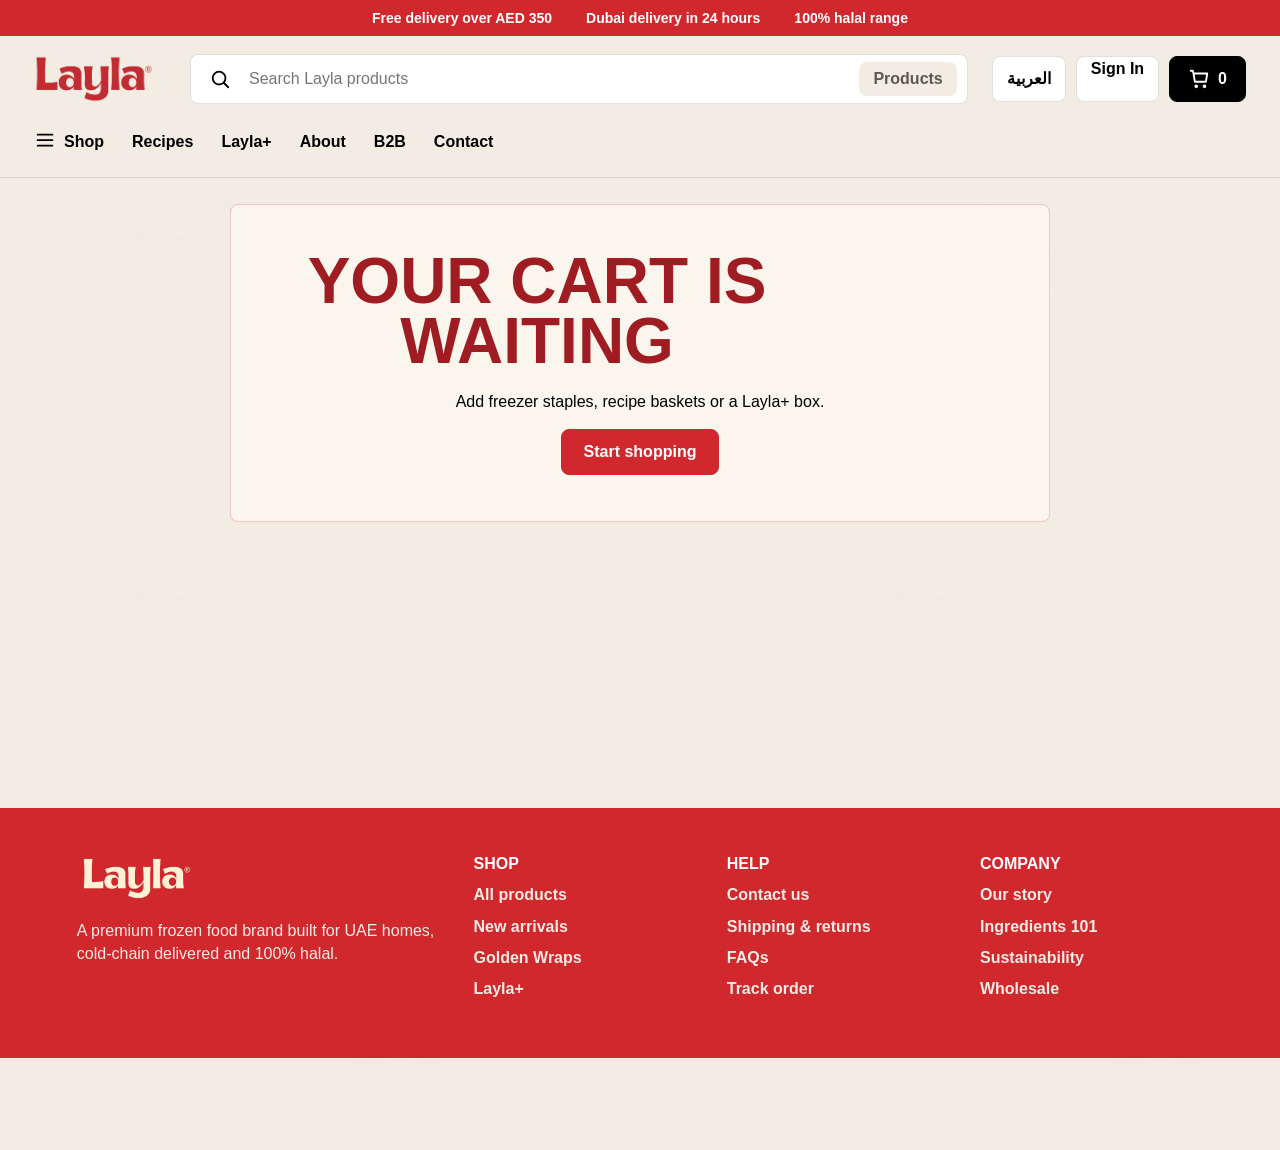
<file: cart.html>
<!doctype html>
<html lang="en">
  <head>
    <meta charset="utf-8">
    <meta name="viewport" content="width=device-width, initial-scale=1">
    <title>Layla Cart</title>
    <meta name="description" content="Review your Layla basket, delivery progress and checkout summary.">
    <link rel="icon" href="assets/favicon-la.svg" type="image/svg+xml">
    <link rel="stylesheet" href="styles.css">
  </head>
  <body data-page="cart">
    <div id="siteHeader"></div>
    <main class="page-shell" data-cart-page></main>
    <div id="siteBasket"></div>
    <div id="siteFooter"></div>
    <script src="site-data.js"></script>
    <script src="layout.js"></script>
    <script src="inner-pages.js"></script>
  </body>
</html>
</file>
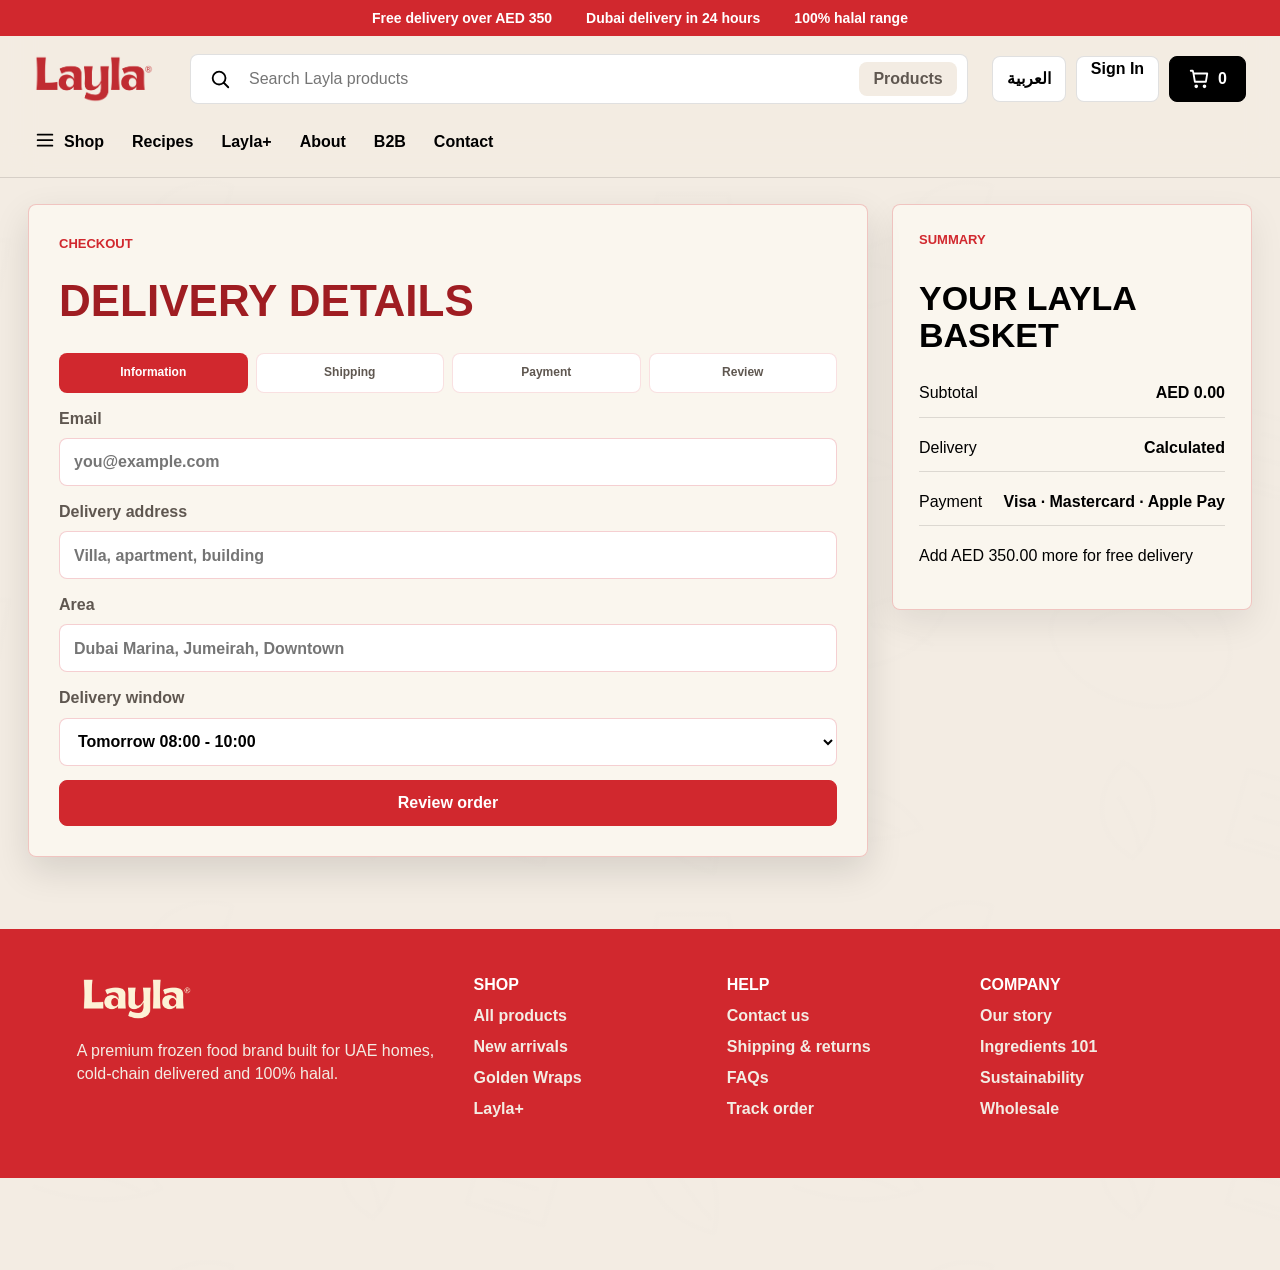
<file: checkout.html>
<!doctype html>
<html lang="en">
  <head>
    <meta charset="utf-8">
    <meta name="viewport" content="width=device-width, initial-scale=1">
    <title>Layla Checkout</title>
    <meta name="description" content="Layla Shopify checkout prototype with information, shipping, payment and review steps.">
    <link rel="icon" href="assets/favicon-la.svg" type="image/svg+xml">
    <link rel="stylesheet" href="styles.css">
  </head>
  <body data-page="checkout">
    <div id="siteHeader"></div>

    <main class="page-shell">
      <section class="checkout-grid">
        <form class="form-card checkout-form">
          <p class="eyebrow">Checkout</p>
          <h1>Delivery Details</h1>
          <div class="checkout-steps" aria-label="Checkout steps">
            <span class="is-active">Information</span>
            <span>Shipping</span>
            <span>Payment</span>
            <span>Review</span>
          </div>
          <label>Email<input type="email" placeholder="you@example.com"></label>
          <label>Delivery address<input type="text" placeholder="Villa, apartment, building"></label>
          <label>Area<input type="text" placeholder="Dubai Marina, Jumeirah, Downtown"></label>
          <label>Delivery window<select><option>Tomorrow 08:00 - 10:00</option><option>Tomorrow 10:00 - 12:00</option><option>Tomorrow 14:00 - 16:00</option></select></label>
          <button class="primary-action" type="button">Review order</button>
        </form>
        <aside class="order-summary">
          <p class="eyebrow">Summary</p>
          <h2>Your Layla Basket</h2>
          <div><span>Subtotal</span><strong data-cart-total>AED 0.00</strong></div>
          <div><span>Delivery</span><strong>Calculated</strong></div>
          <div><span>Payment</span><strong>Visa · Mastercard · Apple Pay</strong></div>
          <p data-cart-message>Add AED 350 more for free delivery</p>
        </aside>
      </section>
    </main>

    <div id="siteBasket"></div>
    <div id="siteFooter"></div>
    <script src="site-data.js"></script>
    <script src="layout.js"></script>
    <script src="inner-pages.js"></script>
  </body>
</html>
</file>
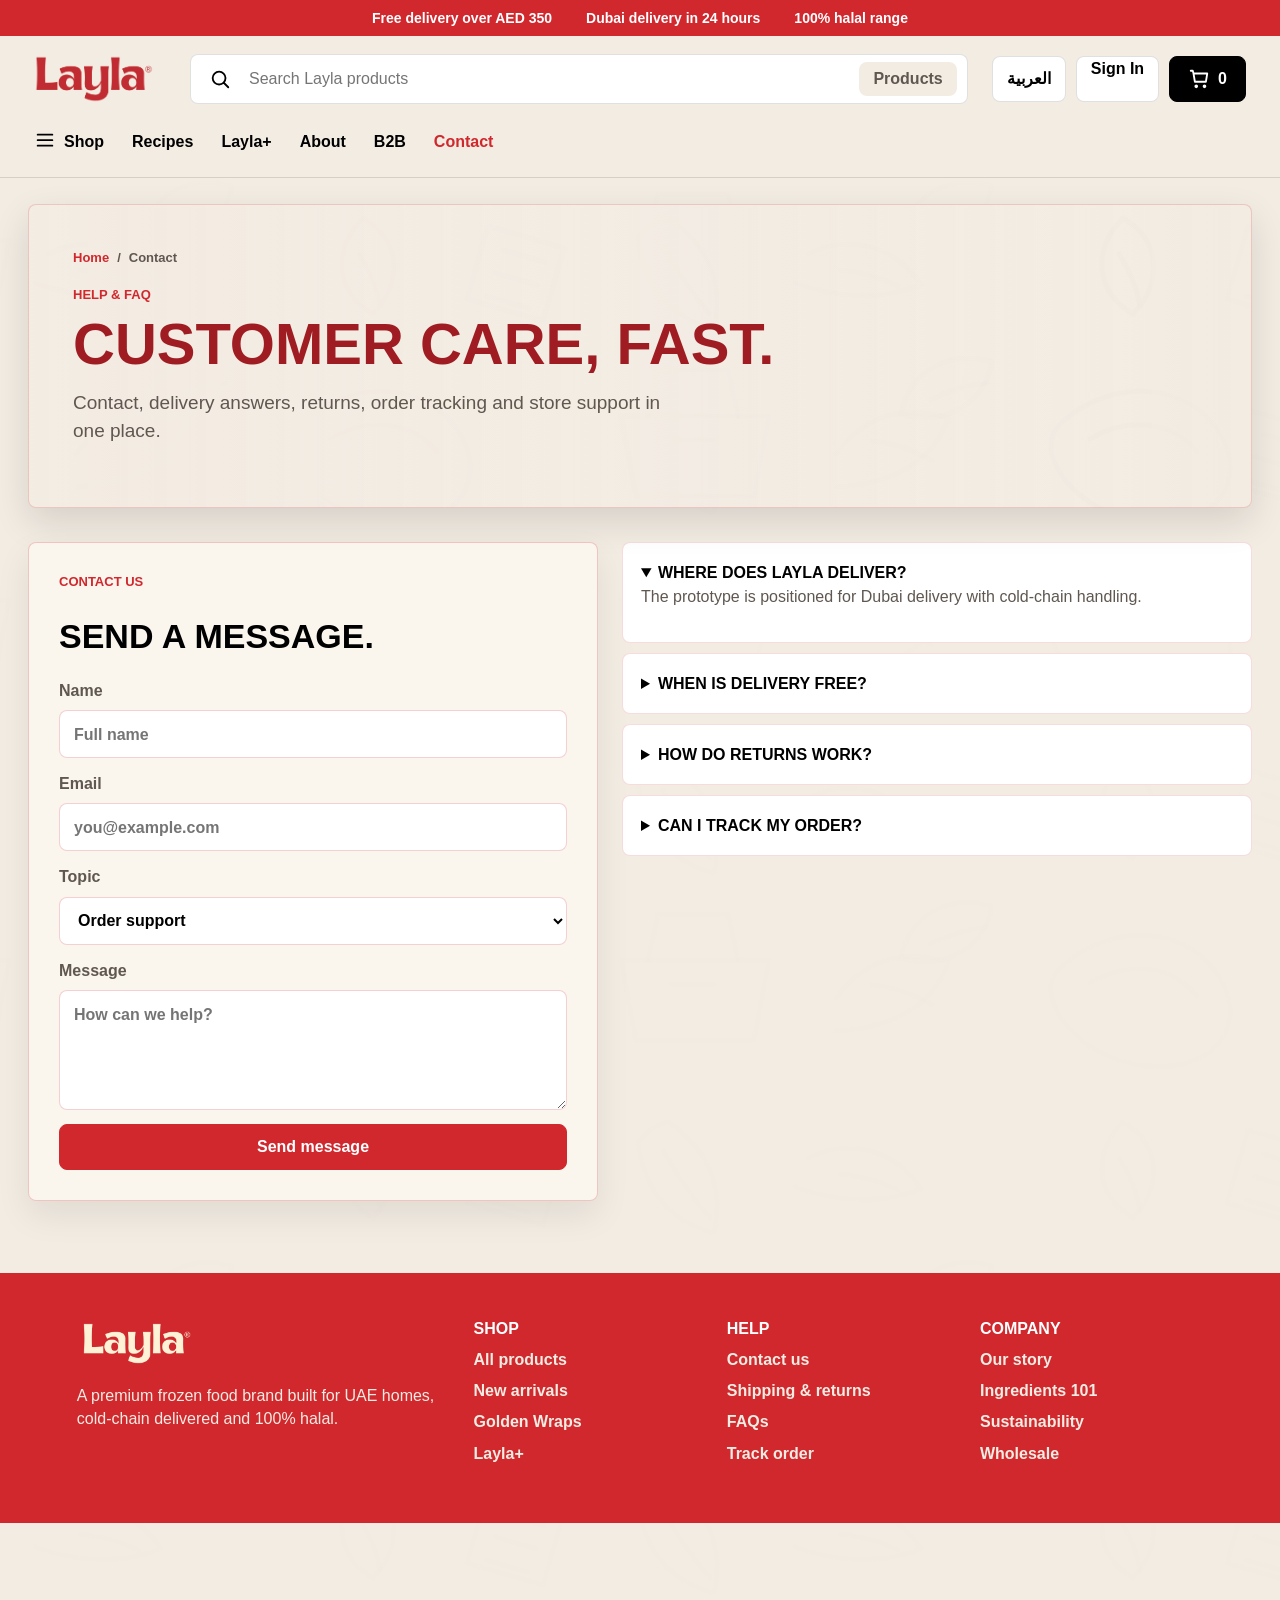
<file: contact.html>
<!doctype html>
<html lang="en">
  <head>
    <meta charset="utf-8">
    <meta name="viewport" content="width=device-width, initial-scale=1">
    <title>Contact Layla</title>
    <meta name="description" content="Contact Layla for customer care, shipping, returns, store locator and FAQs.">
    <link rel="icon" href="assets/favicon-la.svg" type="image/svg+xml">
    <link rel="stylesheet" href="styles.css">
  </head>
  <body data-page="contact">
    <div id="siteHeader"></div>

    <main class="page-shell">
      <section class="page-hero compact-hero">
        <div>
          <nav class="breadcrumb" aria-label="Breadcrumb">
            <a href="index.html">Home</a>
            <span>/</span>
            <span>Contact</span>
          </nav>
          <p class="eyebrow">Help & FAQ</p>
          <h1>Customer Care, Fast.</h1>
          <p>Contact, delivery answers, returns, order tracking and store support in one place.</p>
        </div>
      </section>

      <section class="form-section">
        <form class="form-card">
          <p class="eyebrow">Contact Us</p>
          <h2>Send a message.</h2>
          <label>Name<input type="text" placeholder="Full name"></label>
          <label>Email<input type="email" placeholder="you@example.com"></label>
          <label>Topic<select><option>Order support</option><option>Delivery</option><option>Returns</option><option>B2B</option></select></label>
          <label>Message<textarea placeholder="How can we help?"></textarea></label>
          <button class="primary-action" type="button">Send message</button>
        </form>
        <div class="accordion-list support-list" id="faq" data-accordion>
          <details open>
            <summary>Where does Layla deliver?</summary>
            <p>The prototype is positioned for Dubai delivery with cold-chain handling.</p>
          </details>
          <details id="delivery">
            <summary>When is delivery free?</summary>
            <p>Free delivery unlocks once the basket reaches AED 350.</p>
          </details>
          <details>
            <summary>How do returns work?</summary>
            <p>Frozen food returns should be handled through customer care and Shopify order support.</p>
          </details>
          <details>
            <summary>Can I track my order?</summary>
            <p>The sitemap includes track order as a top utility link and customer account module.</p>
          </details>
        </div>
      </section>
    </main>

    <div id="siteBasket"></div>
    <div id="siteFooter"></div>
    <script src="site-data.js"></script>
    <script src="layout.js"></script>
    <script src="inner-pages.js"></script>
  </body>
</html>
</file>
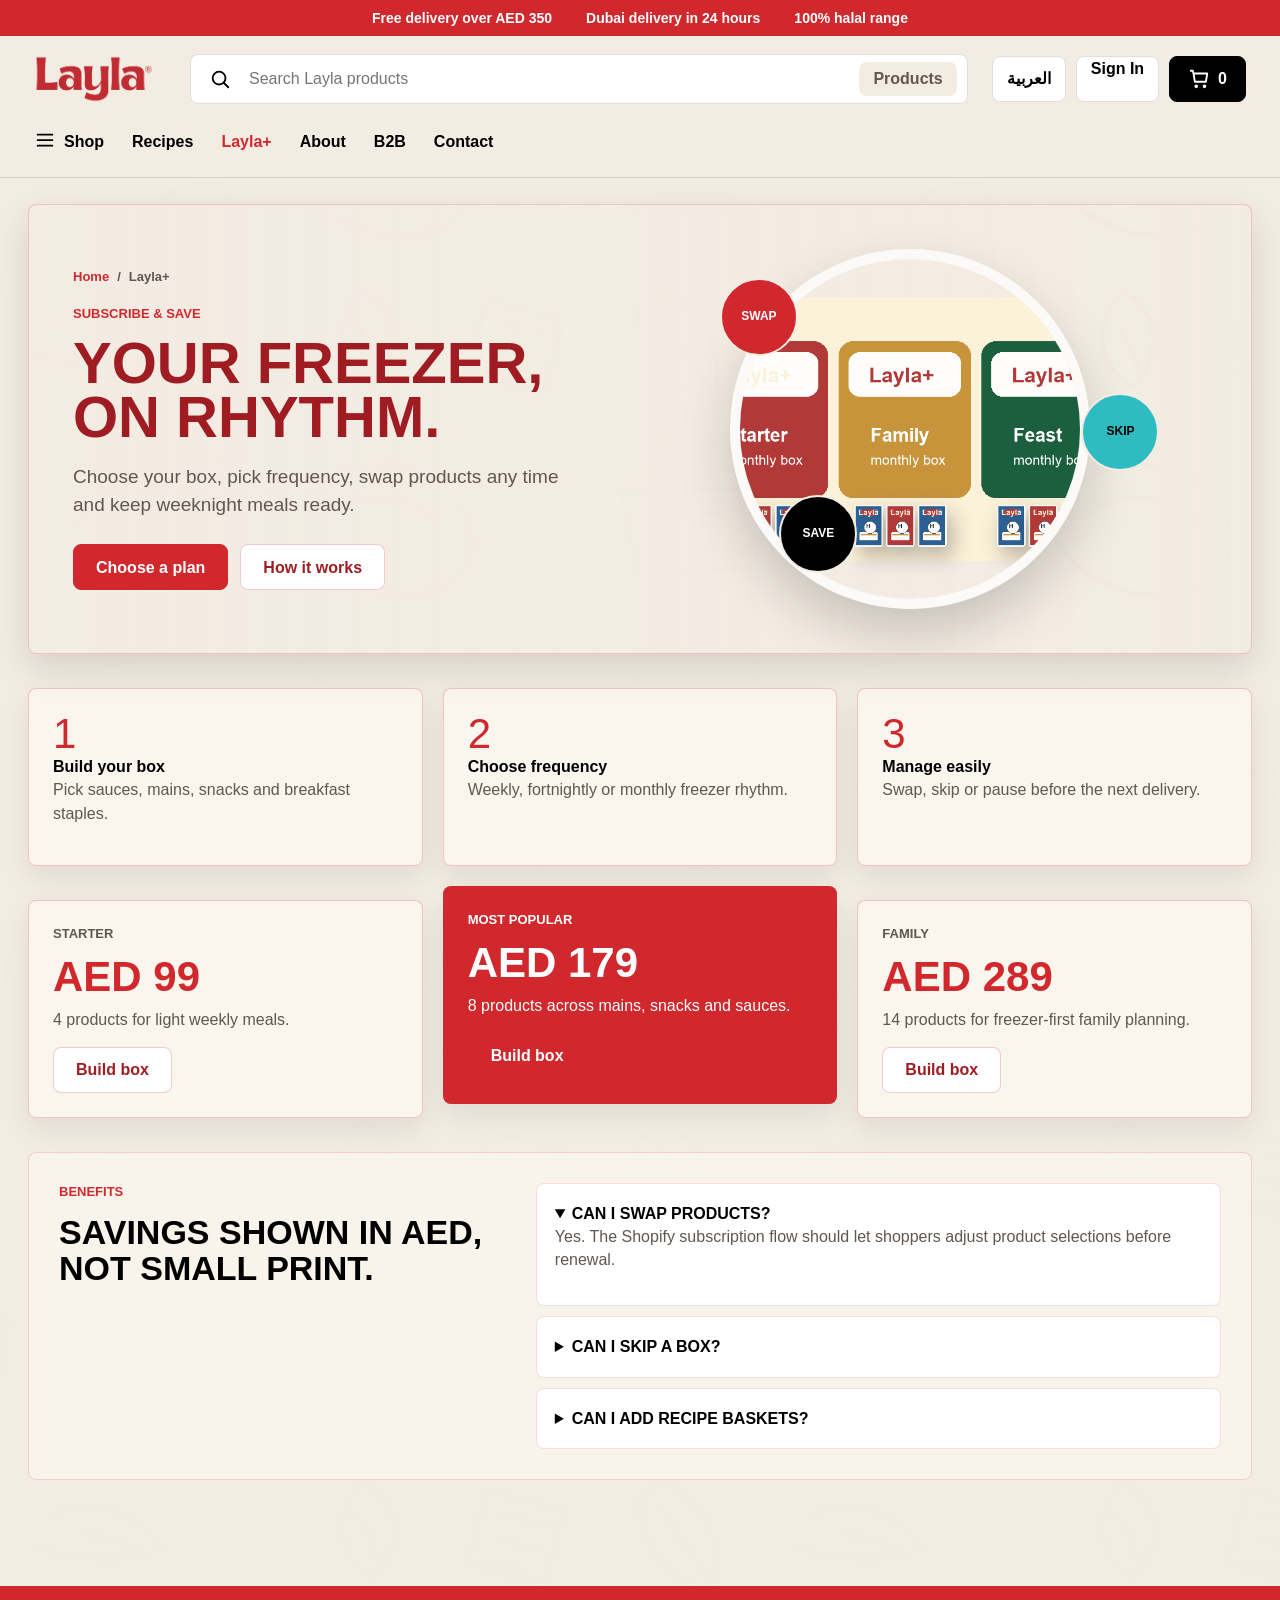
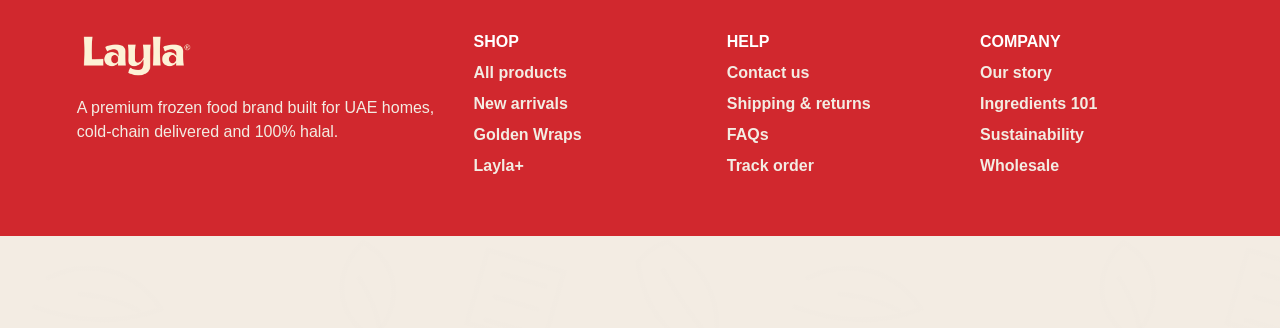
<file: layla-plus.html>
<!doctype html>
<html lang="en">
  <head>
    <meta charset="utf-8">
    <meta name="viewport" content="width=device-width, initial-scale=1">
    <title>Layla+ | Subscribe and Save</title>
    <meta name="description" content="Build a monthly Layla freezer box, choose your frequency, manage subscription and save on family favorites.">
    <link rel="icon" href="assets/favicon-la.svg" type="image/svg+xml">
    <link rel="stylesheet" href="styles.css">
  </head>
  <body data-page="layla-plus">
    <div id="siteHeader"></div>

    <main class="page-shell">
      <section class="page-hero plus-hero">
        <div>
          <nav class="breadcrumb" aria-label="Breadcrumb">
            <a href="index.html">Home</a>
            <span>/</span>
            <span>Layla+</span>
          </nav>
          <p class="eyebrow">Subscribe & Save</p>
          <h1>Your Freezer, on Rhythm.</h1>
          <p>Choose your box, pick frequency, swap products any time and keep weeknight meals ready.</p>
          <div class="hero-actions">
            <a class="primary-action" href="#plans">Choose a plan</a>
            <a class="secondary-action" href="#how-it-works">How it works</a>
          </div>
        </div>
        <div class="rotating-box" aria-hidden="true">
          <img src="assets/layla-plus-boxes.png" alt="">
          <span>Swap</span>
          <span>Skip</span>
          <span>Save</span>
        </div>
      </section>

      <section class="step-band" id="how-it-works">
        <article><span>1</span><strong>Build your box</strong><p>Pick sauces, mains, snacks and breakfast staples.</p></article>
        <article><span>2</span><strong>Choose frequency</strong><p>Weekly, fortnightly or monthly freezer rhythm.</p></article>
        <article><span>3</span><strong>Manage easily</strong><p>Swap, skip or pause before the next delivery.</p></article>
      </section>

      <section class="plan-grid" id="plans">
        <article class="plan-card">
          <p class="eyebrow">Starter</p>
          <h2>AED 99</h2>
          <p>4 products for light weekly meals.</p>
          <a class="secondary-action" href="shop.html">Build box</a>
        </article>
        <article class="plan-card featured-plan">
          <p class="eyebrow">Most Popular</p>
          <h2>AED 179</h2>
          <p>8 products across mains, snacks and sauces.</p>
          <a class="primary-action" href="shop.html">Build box</a>
        </article>
        <article class="plan-card">
          <p class="eyebrow">Family</p>
          <h2>AED 289</h2>
          <p>14 products for freezer-first family planning.</p>
          <a class="secondary-action" href="shop.html">Build box</a>
        </article>
      </section>

      <section class="content-columns">
        <div>
          <p class="eyebrow">Benefits</p>
          <h2>Savings shown in AED, not small print.</h2>
        </div>
        <div class="accordion-list" data-accordion>
          <details open>
            <summary>Can I swap products?</summary>
            <p>Yes. The Shopify subscription flow should let shoppers adjust product selections before renewal.</p>
          </details>
          <details>
            <summary>Can I skip a box?</summary>
            <p>Yes. Skip or pause controls should sit inside the customer account subscription area.</p>
          </details>
          <details>
            <summary>Can I add recipe baskets?</summary>
            <p>Yes. Recipes are built as multi-SKU baskets that can be added alongside a subscription.</p>
          </details>
        </div>
      </section>
    </main>

    <div id="siteBasket"></div>
    <div id="siteFooter"></div>
    <script src="site-data.js"></script>
    <script src="layout.js"></script>
    <script src="inner-pages.js"></script>
  </body>
</html>
</file>
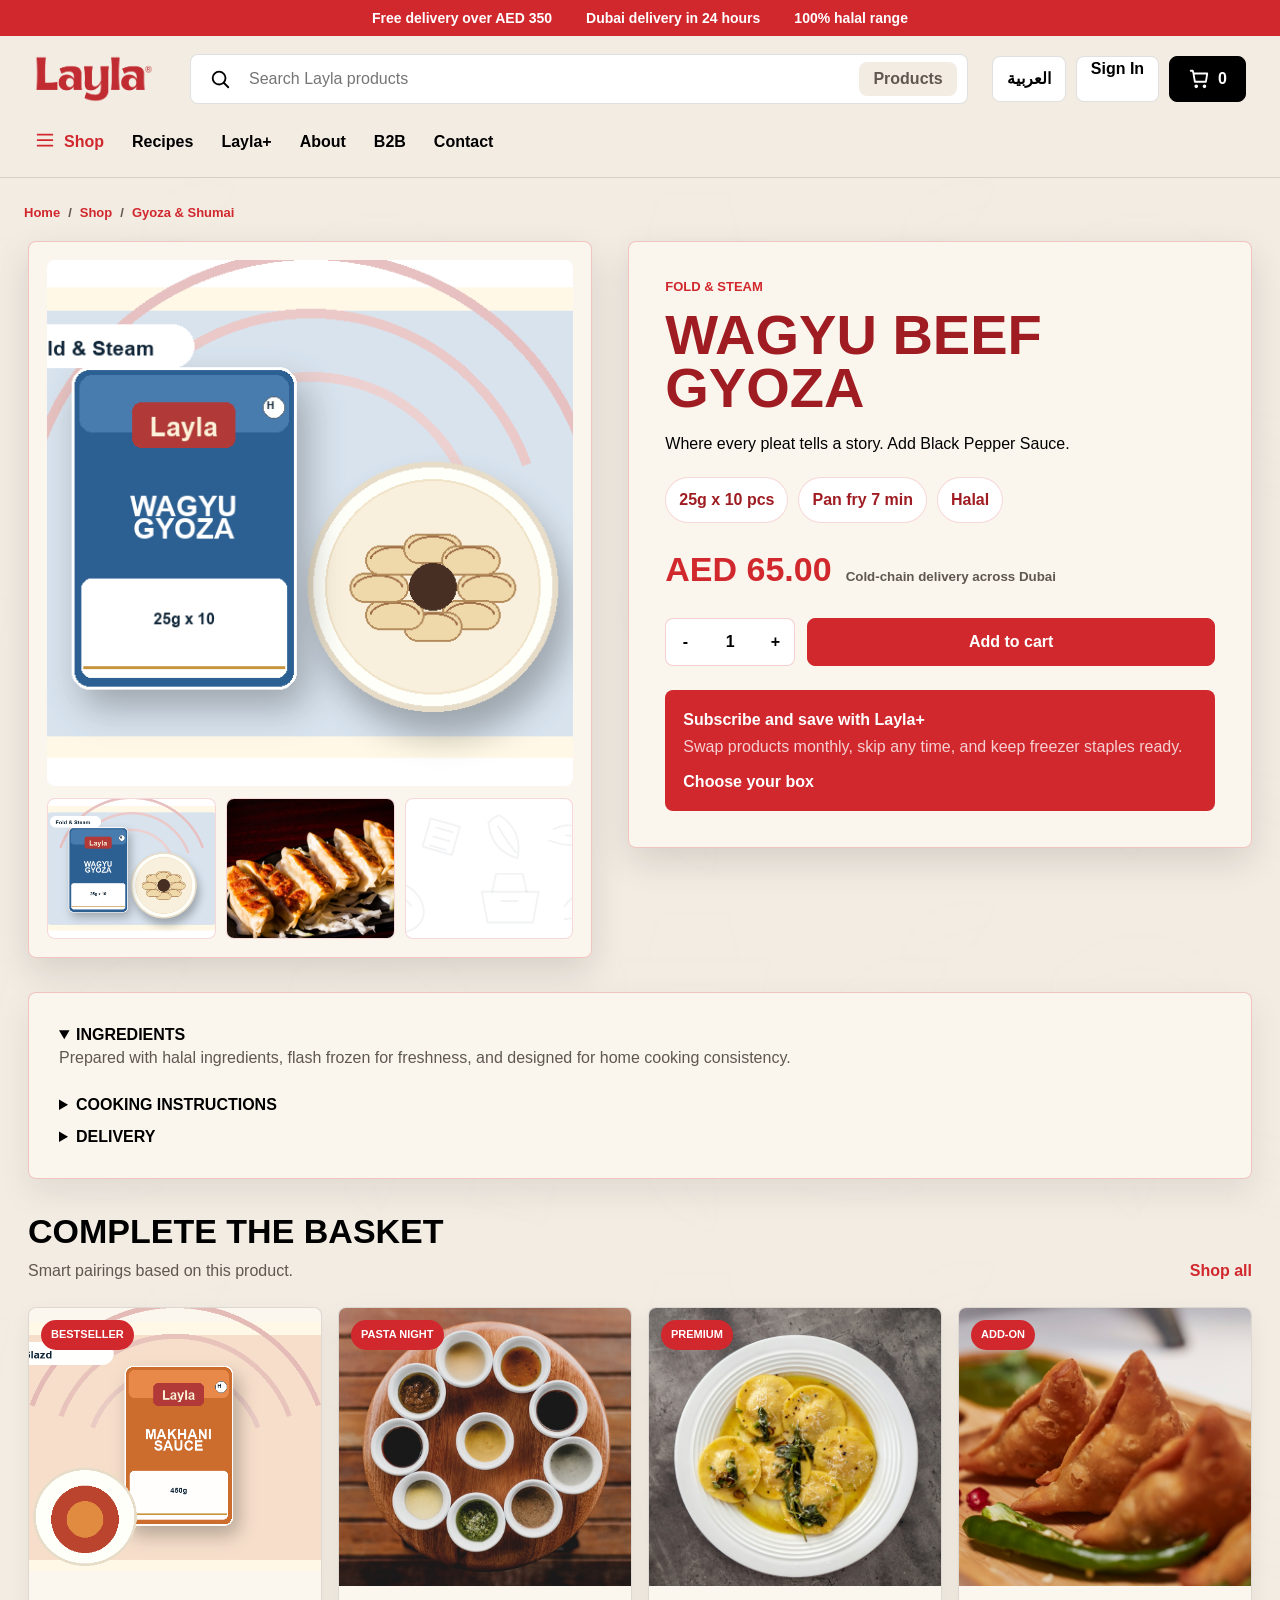
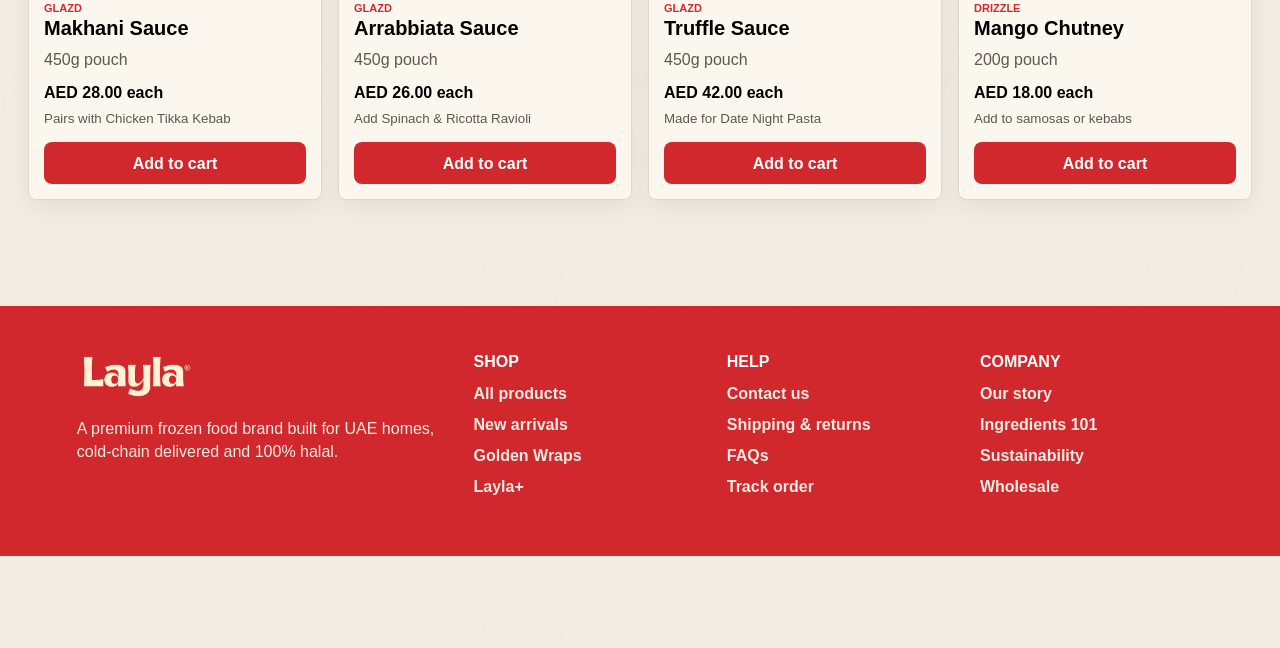
<file: product.html>
<!doctype html>
<html lang="en">
  <head>
    <meta charset="utf-8">
    <meta name="viewport" content="width=device-width, initial-scale=1">
    <title>Layla Product</title>
    <meta name="description" content="View Layla product details, cooking guidance, pairings and delivery information.">
    <link rel="icon" href="assets/favicon-la.svg" type="image/svg+xml">
    <link rel="stylesheet" href="styles.css">
  </head>
  <body data-page="shop">
    <div id="siteHeader"></div>
    <main class="page-shell" data-product-detail></main>
    <div id="siteBasket"></div>
    <div id="siteFooter"></div>
    <script src="site-data.js"></script>
    <script src="layout.js"></script>
    <script src="inner-pages.js"></script>
  </body>
</html>
</file>
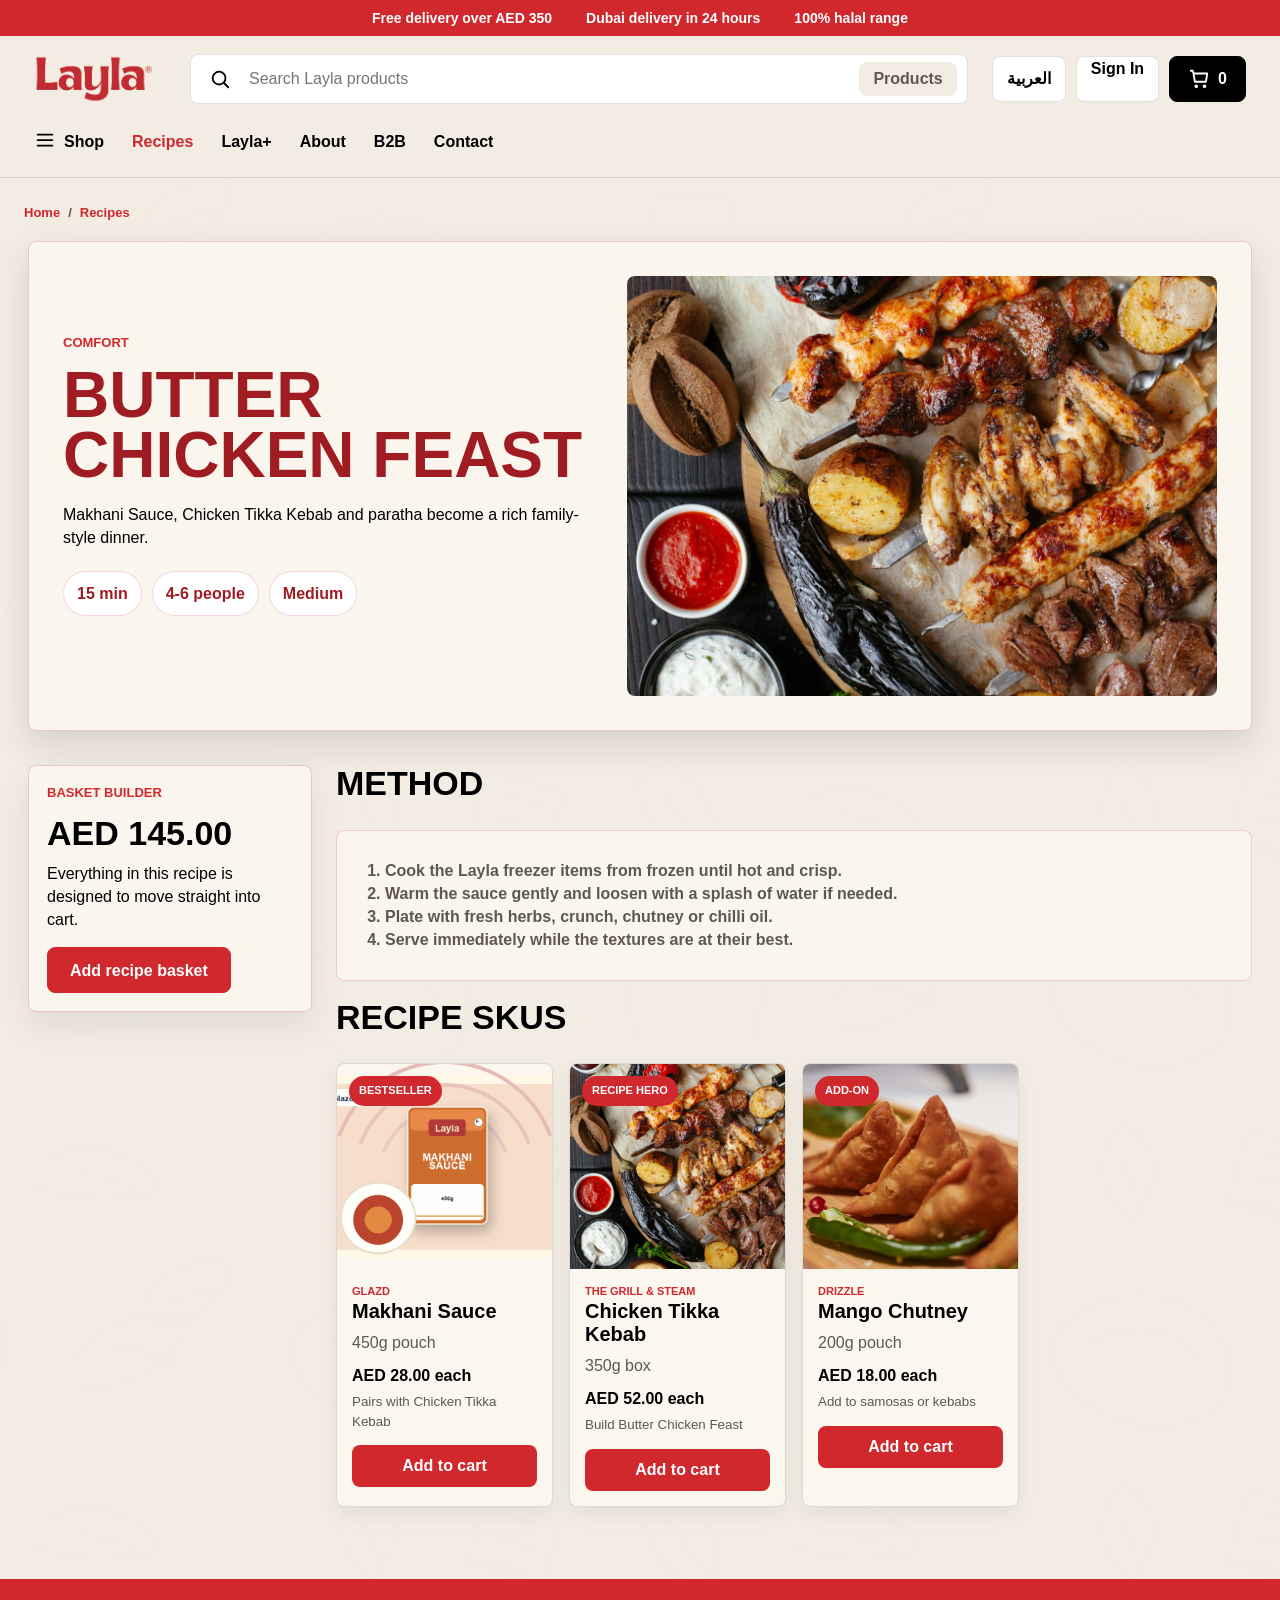
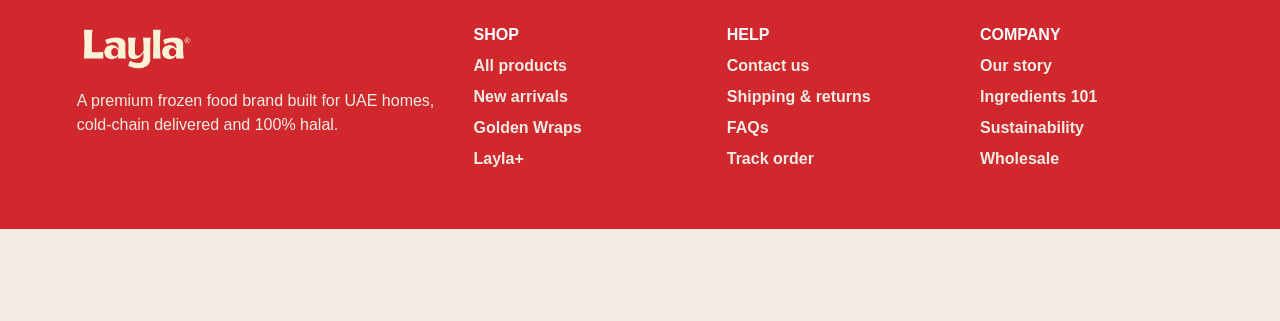
<file: recipe.html>
<!doctype html>
<html lang="en">
  <head>
    <meta charset="utf-8">
    <meta name="viewport" content="width=device-width, initial-scale=1">
    <title>Layla Recipe</title>
    <meta name="description" content="Cook with Layla freezer products and add the full recipe basket to cart.">
    <link rel="icon" href="assets/favicon-la.svg" type="image/svg+xml">
    <link rel="stylesheet" href="styles.css">
  </head>
  <body data-page="recipes">
    <div id="siteHeader"></div>
    <main class="page-shell" data-recipe-detail></main>
    <div id="siteBasket"></div>
    <div id="siteFooter"></div>
    <script src="site-data.js"></script>
    <script src="layout.js"></script>
    <script src="inner-pages.js"></script>
  </body>
</html>
</file>
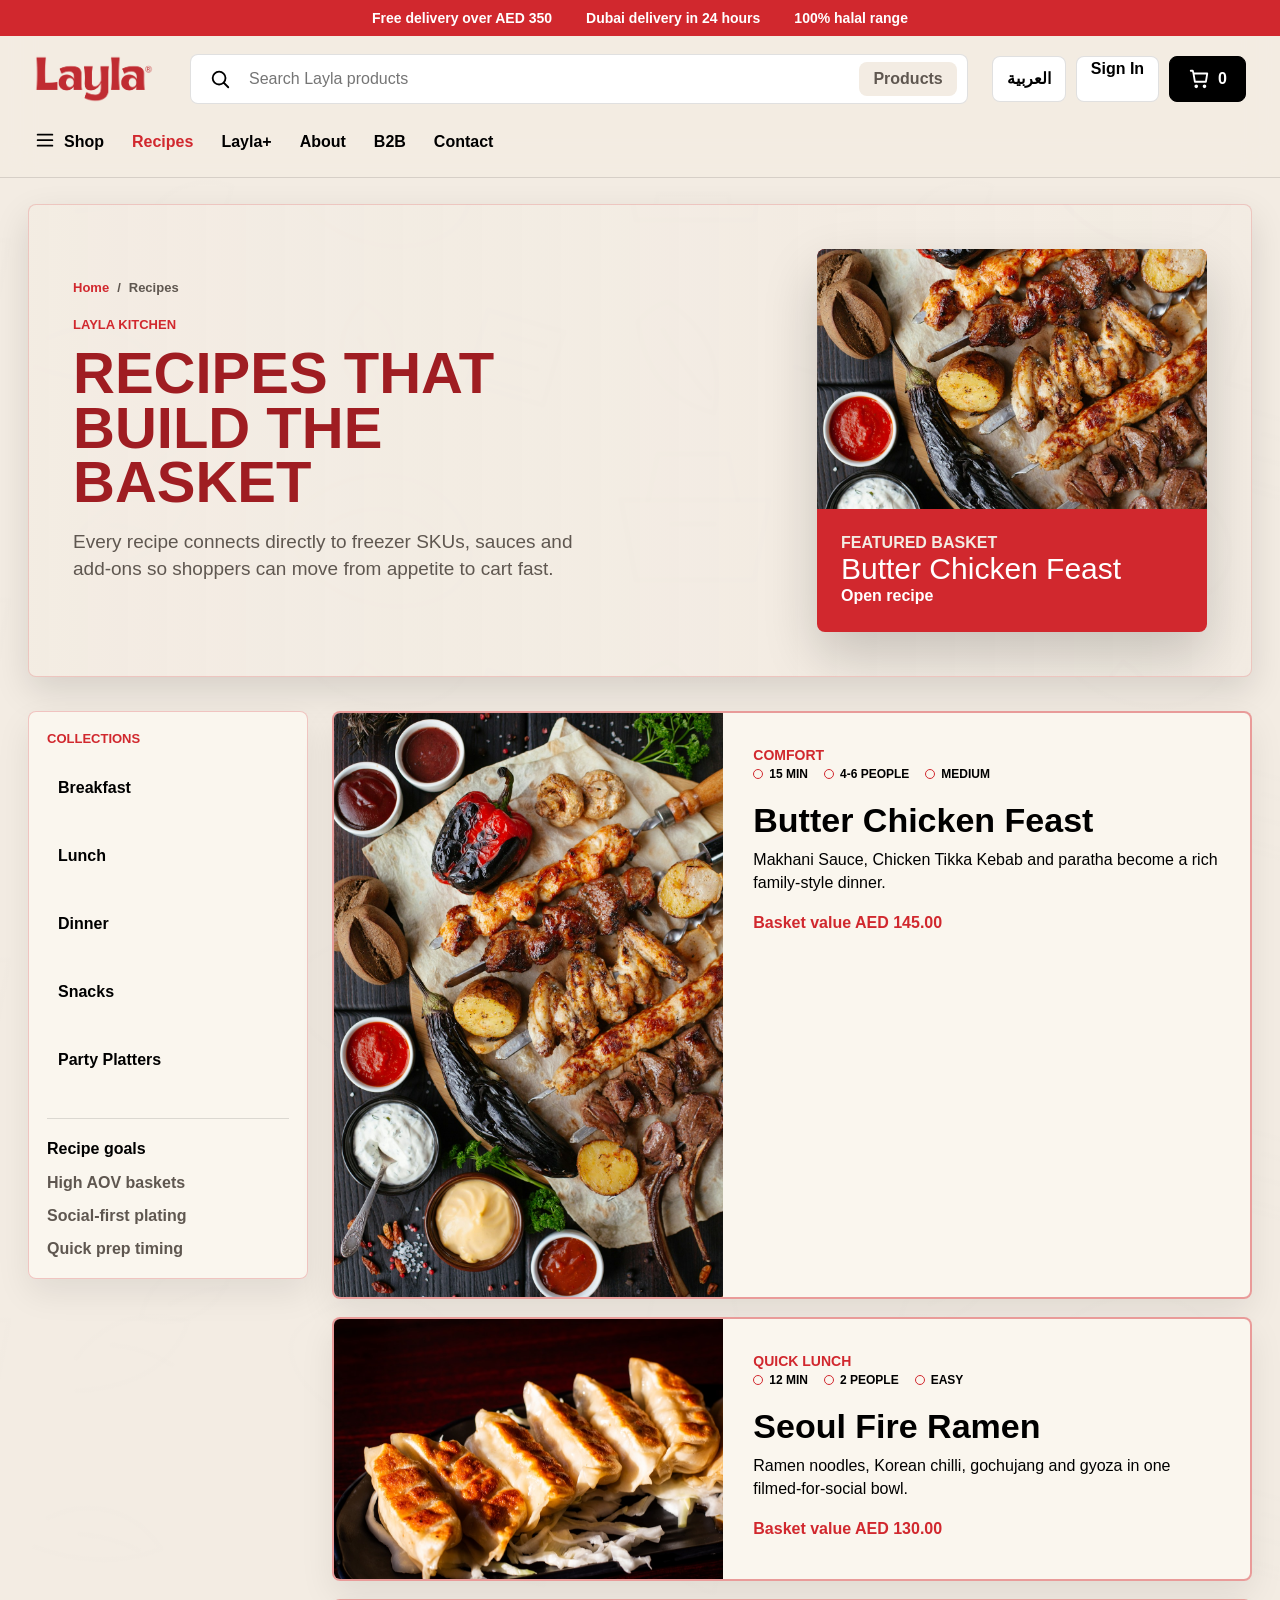
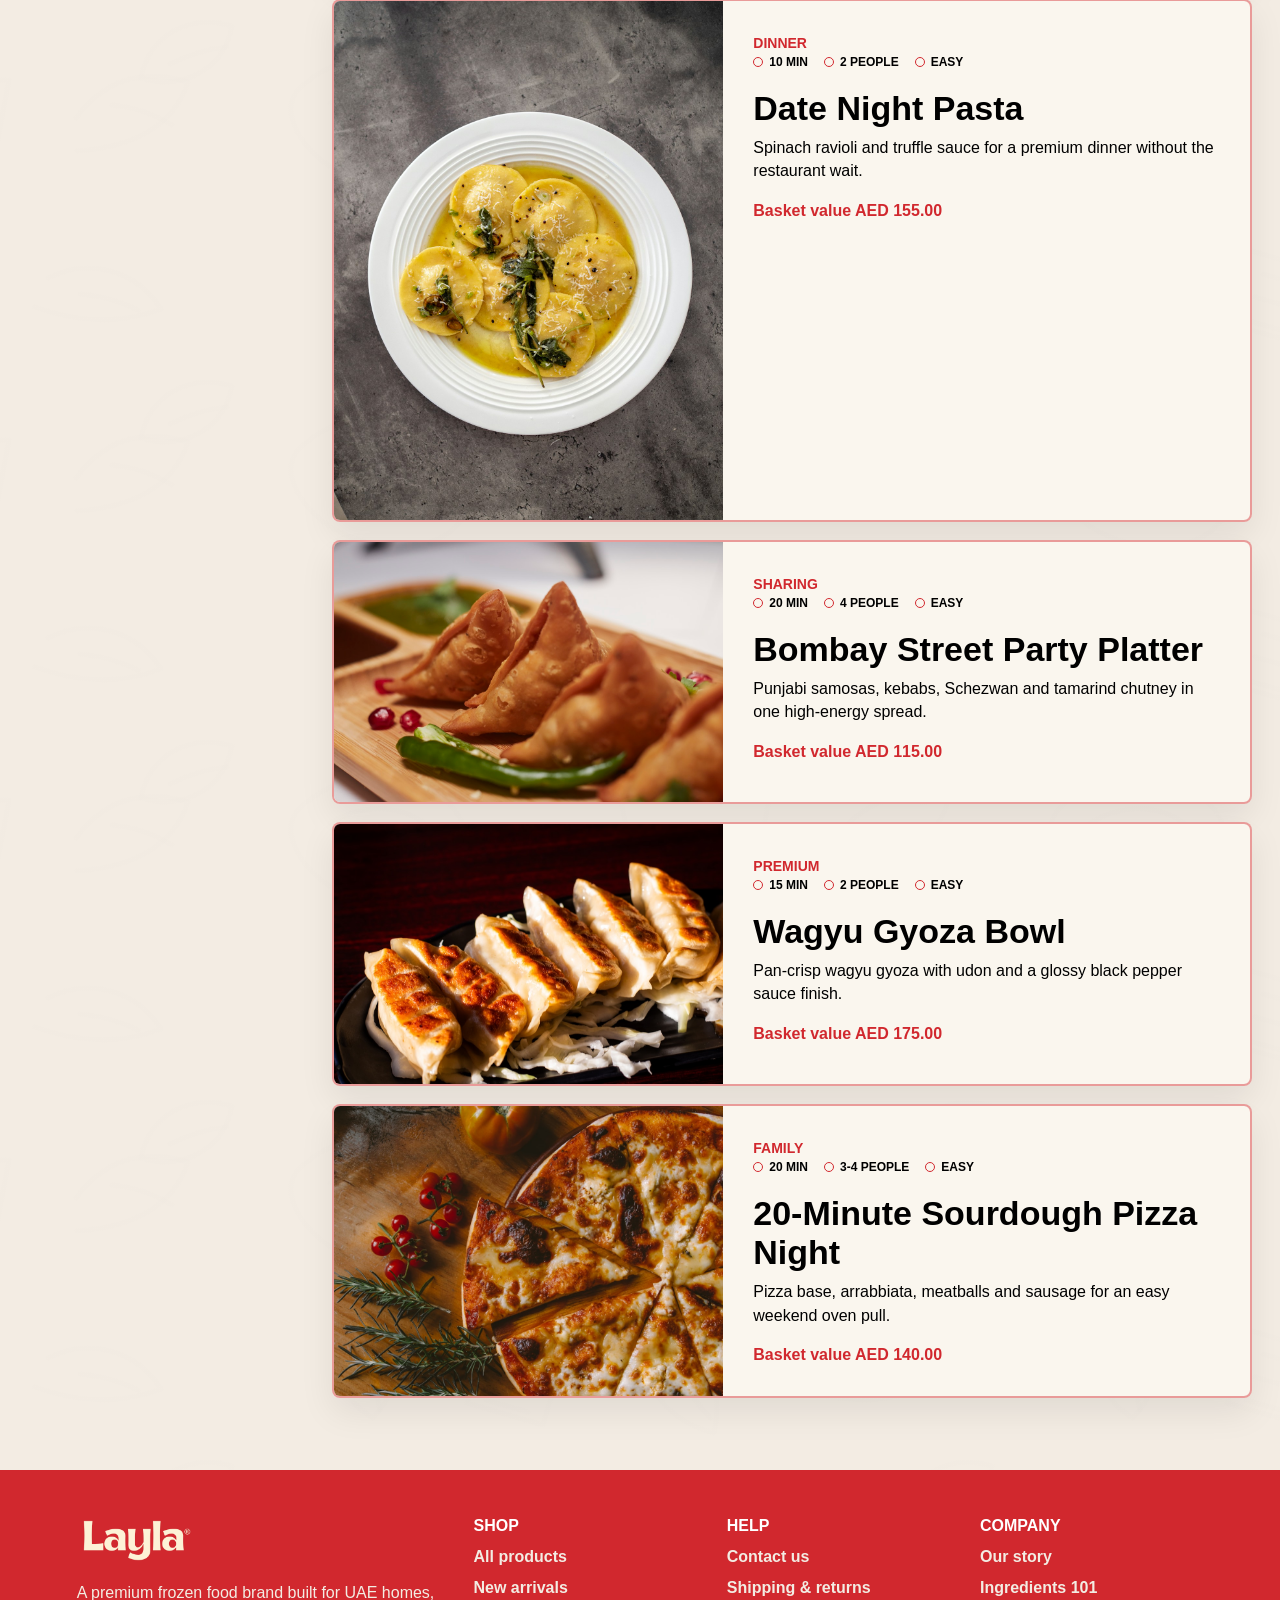
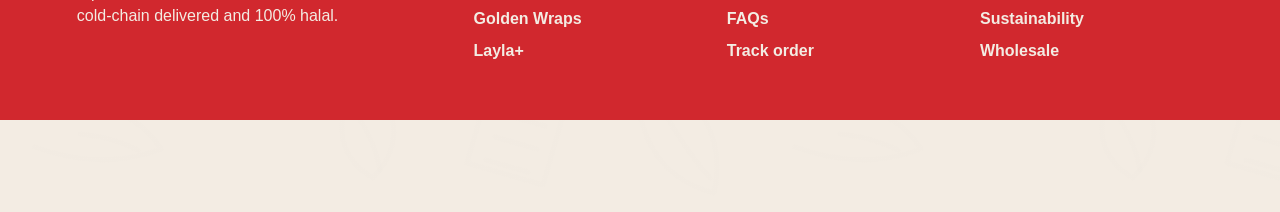
<file: recipes.html>
<!doctype html>
<html lang="en">
  <head>
    <meta charset="utf-8">
    <meta name="viewport" content="width=device-width, initial-scale=1">
    <title>Layla Recipes | Basket-Ready Frozen Food Ideas</title>
    <meta name="description" content="Shop recipe baskets from Layla, including butter chicken, ramen, pizza night, gyoza bowls and party platters.">
    <link rel="icon" href="assets/favicon-la.svg" type="image/svg+xml">
    <link rel="stylesheet" href="styles.css">
  </head>
  <body data-page="recipes">
    <div id="siteHeader"></div>

    <main class="page-shell">
      <section class="page-hero recipe-index-hero">
        <div>
          <nav class="breadcrumb" aria-label="Breadcrumb">
            <a href="index.html">Home</a>
            <span>/</span>
            <span>Recipes</span>
          </nav>
          <p class="eyebrow">Layla Kitchen</p>
          <h1>Recipes that Build the Basket</h1>
          <p>Every recipe connects directly to freezer SKUs, sauces and add-ons so shoppers can move from appetite to cart fast.</p>
        </div>
        <aside class="recipe-sticky-card">
          <img src="assets/photos/kebab.jpg" alt="Butter chicken feast">
          <strong>Featured basket</strong>
          <span>Butter Chicken Feast</span>
          <a href="recipe.html?recipe=butter-chicken-feast">Open recipe</a>
        </aside>
      </section>

      <section class="recipe-index-layout">
        <aside class="filter-panel sticky-panel">
          <p class="eyebrow">Collections</p>
          <a href="#breakfast">Breakfast</a>
          <a href="#lunch">Lunch</a>
          <a href="#dinner">Dinner</a>
          <a href="#snacks">Snacks</a>
          <a href="#party">Party Platters</a>
          <div class="filter-box">
            <strong>Recipe goals</strong>
            <span>High AOV baskets</span>
            <span>Social-first plating</span>
            <span>Quick prep timing</span>
          </div>
        </aside>
        <div class="recipe-index-grid" data-recipe-grid></div>
      </section>
    </main>

    <div id="siteBasket"></div>
    <div id="siteFooter"></div>
    <script src="site-data.js"></script>
    <script src="layout.js"></script>
    <script src="inner-pages.js"></script>
  </body>
</html>
</file>
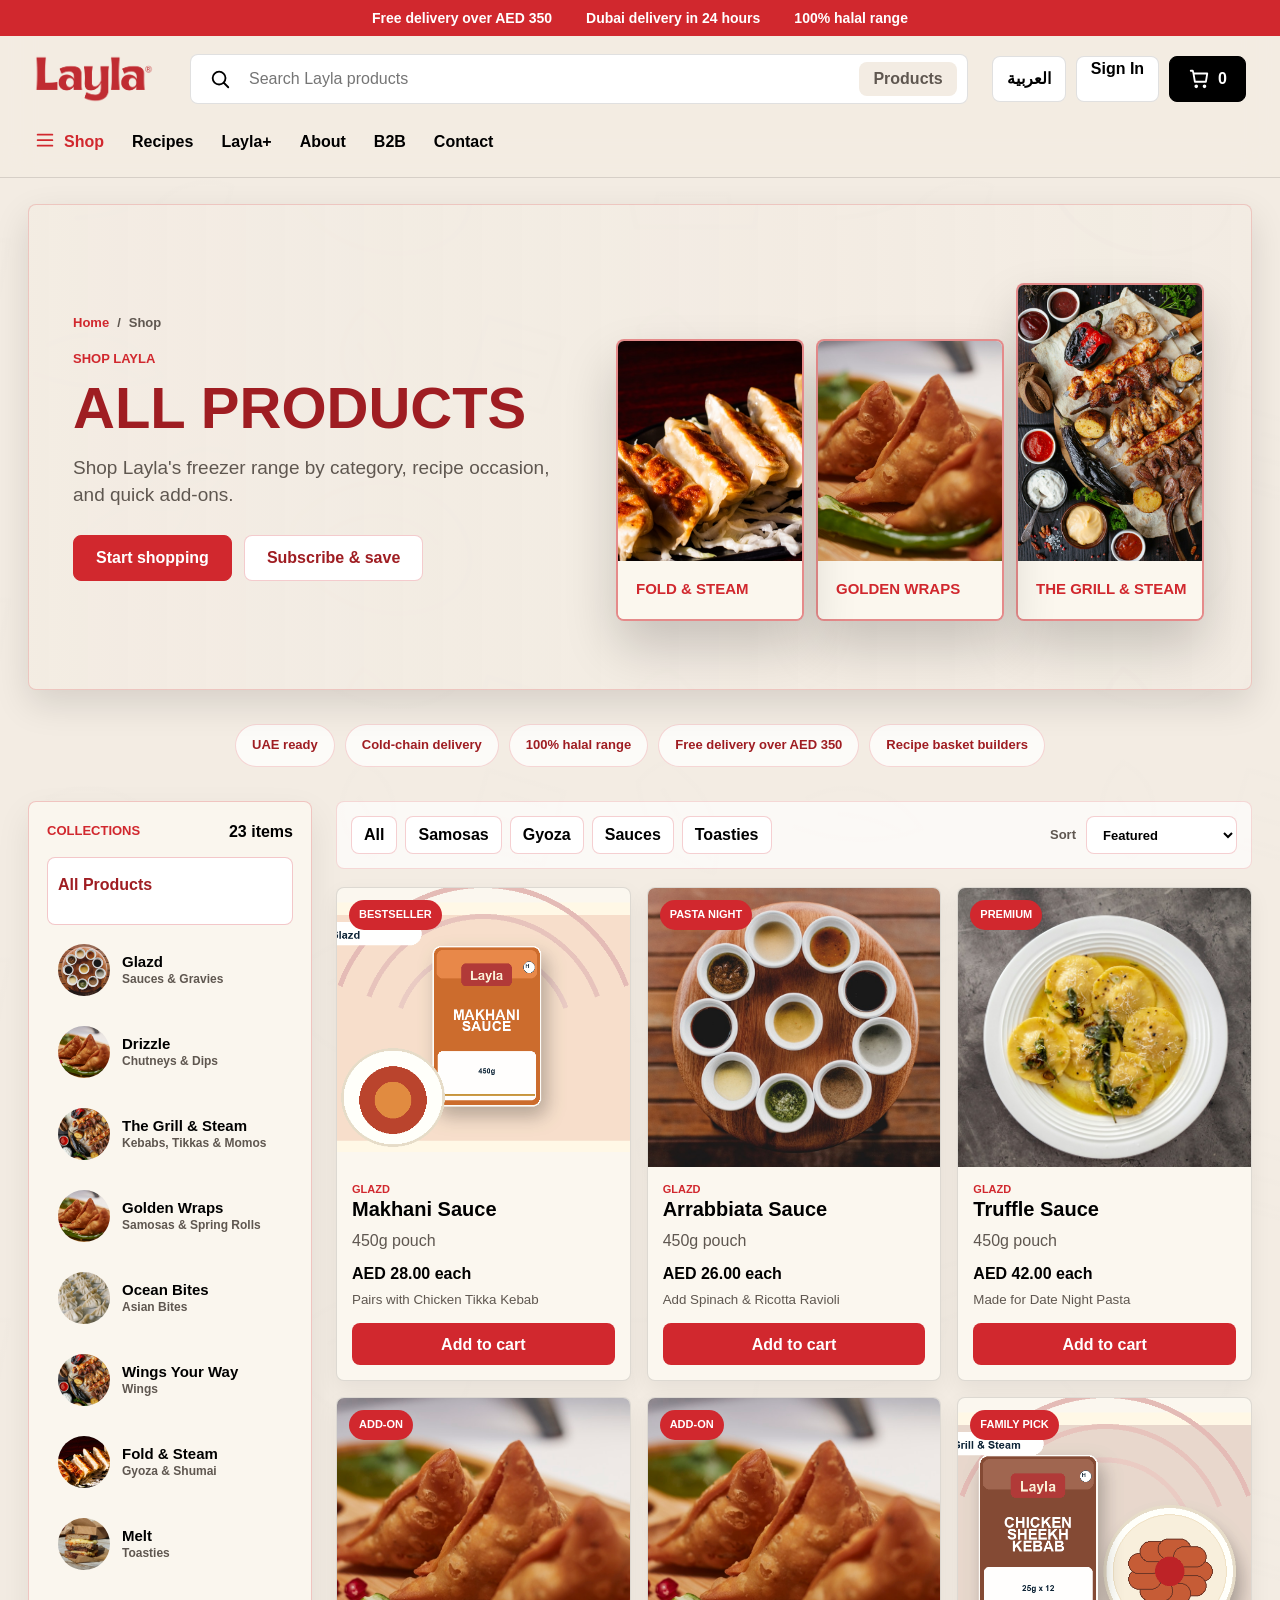
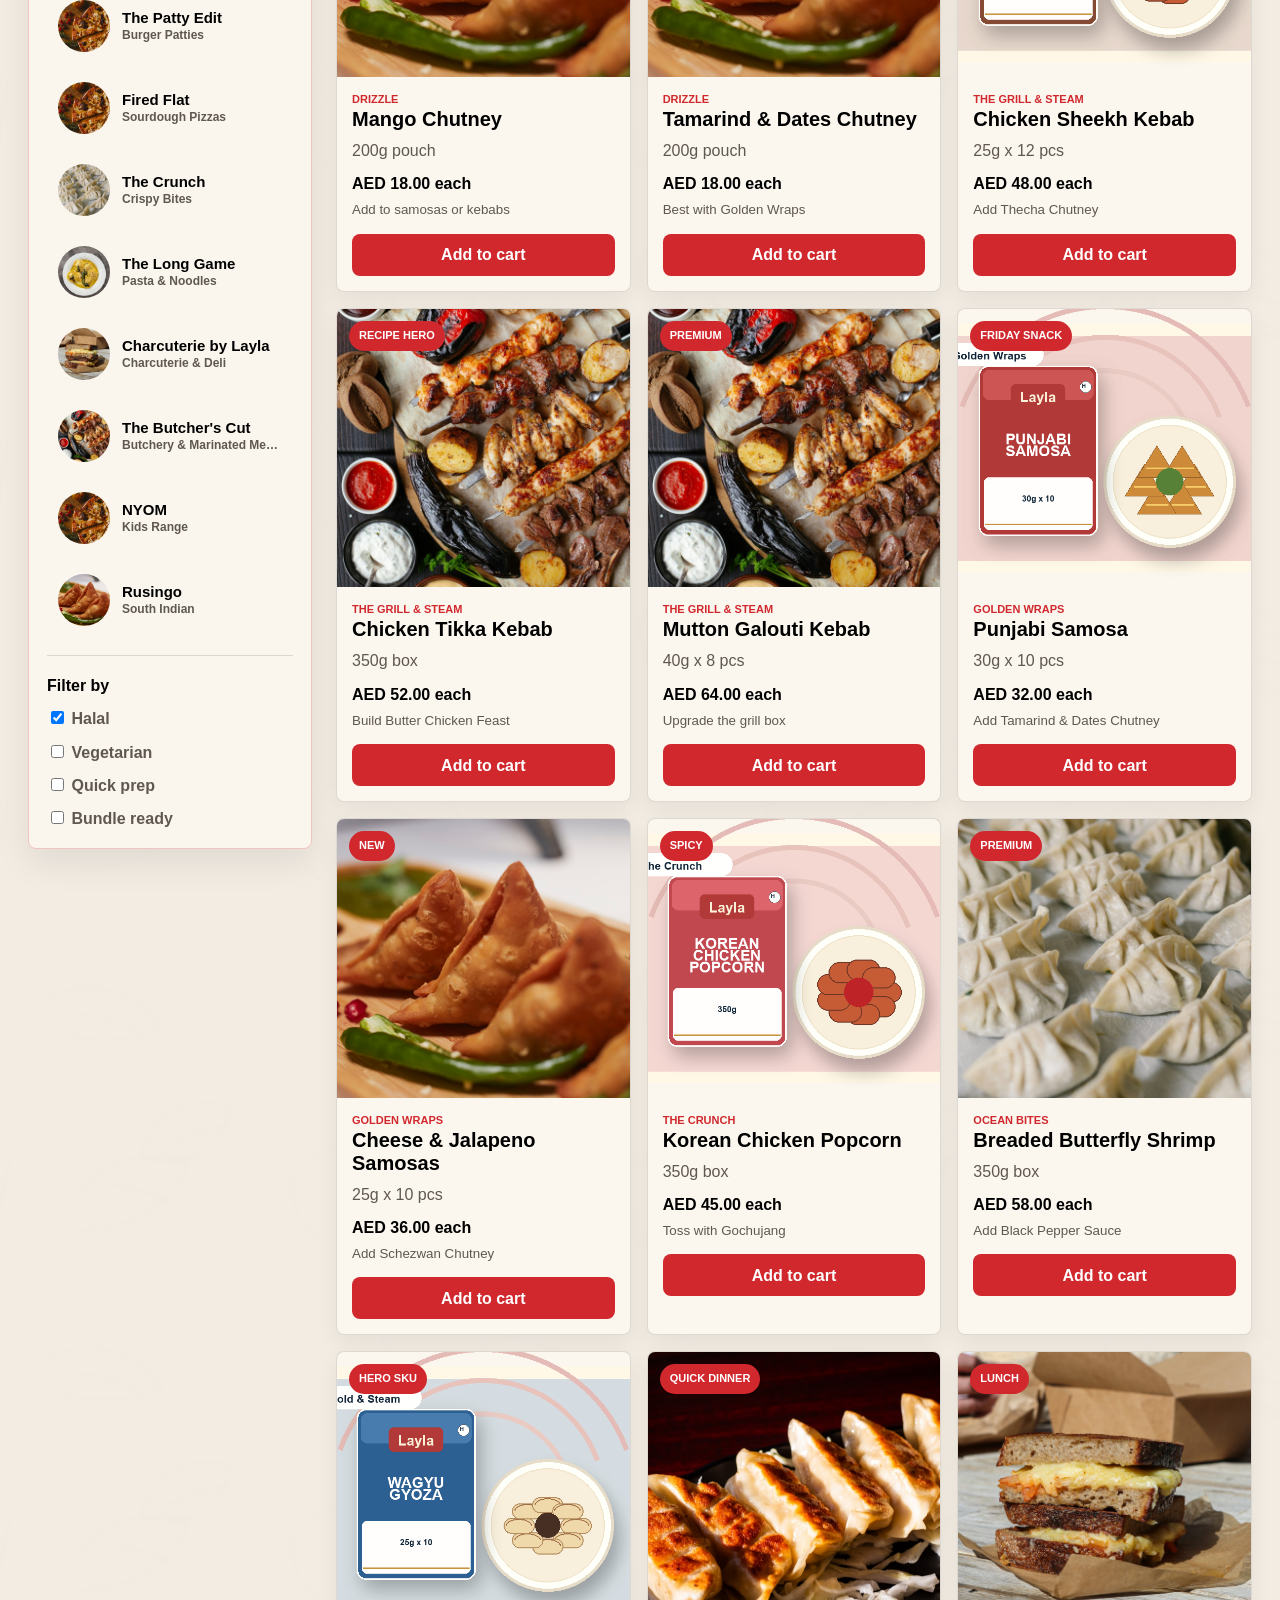
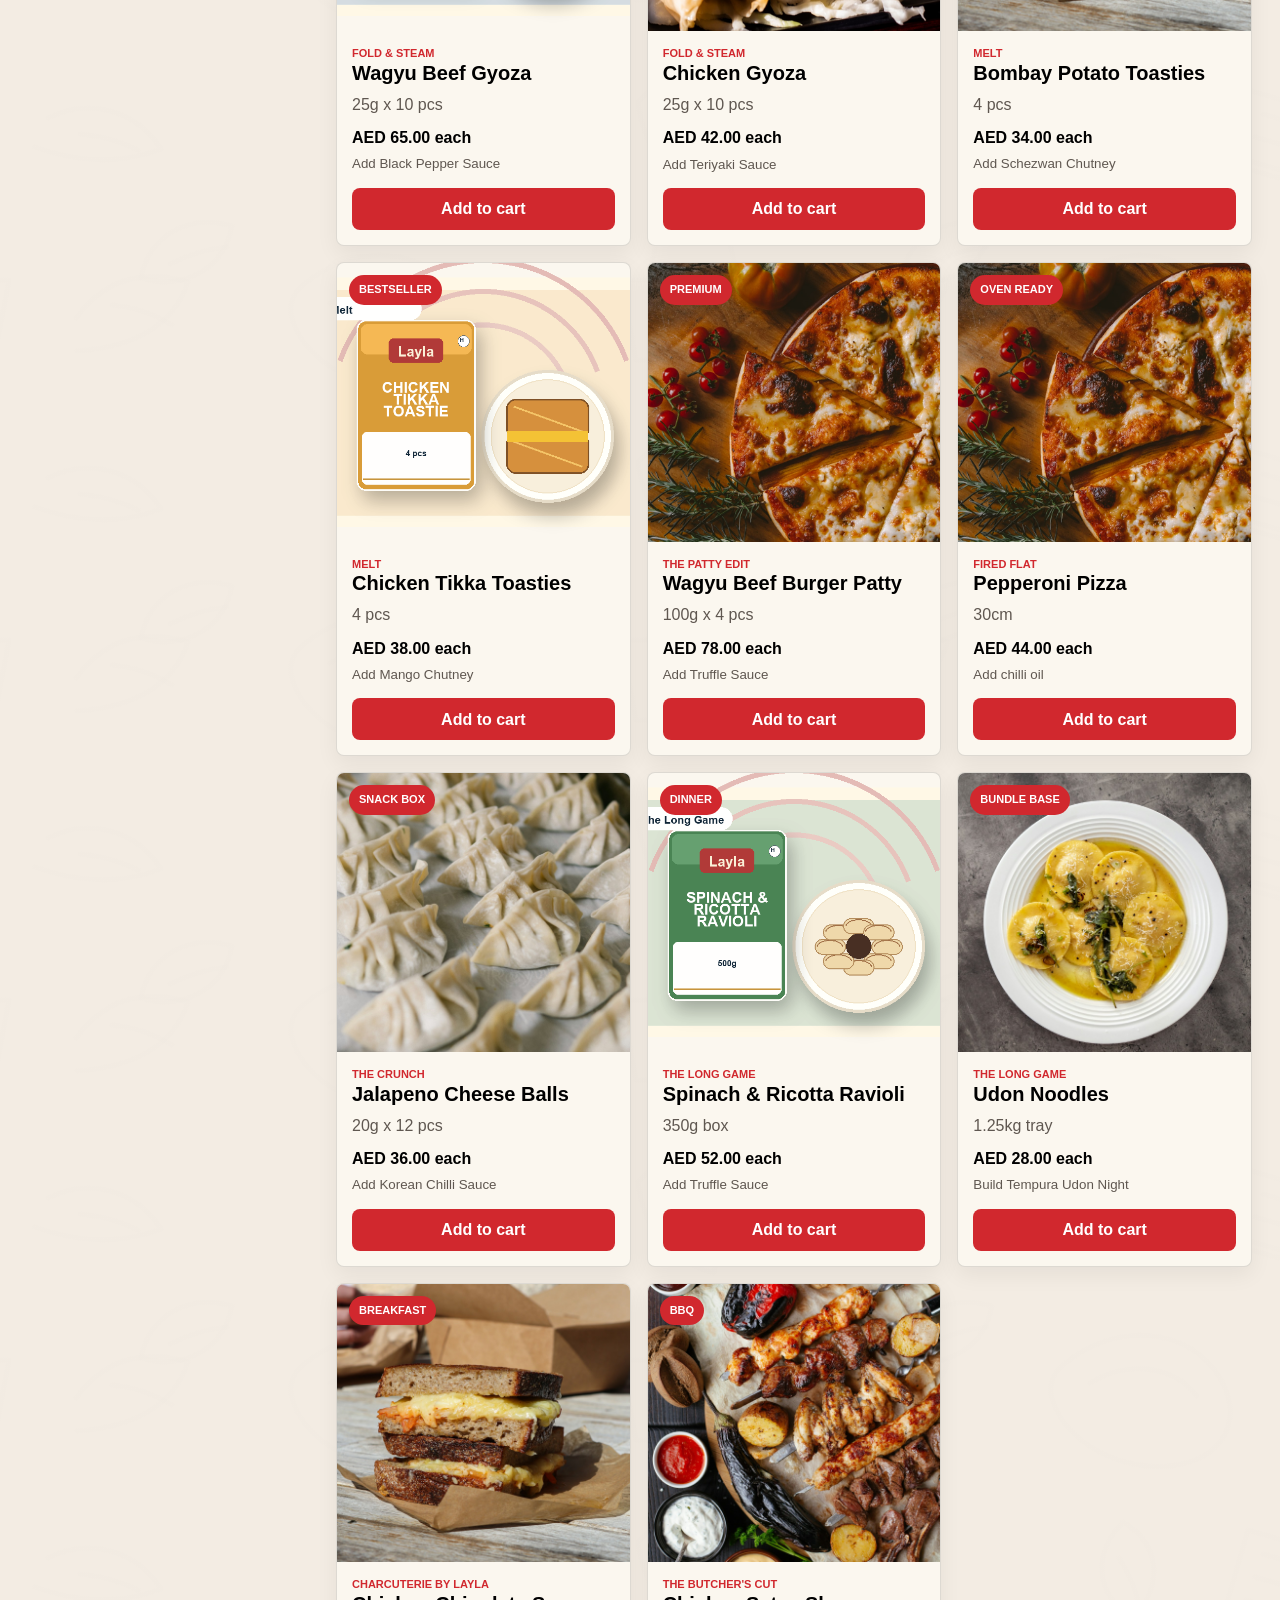
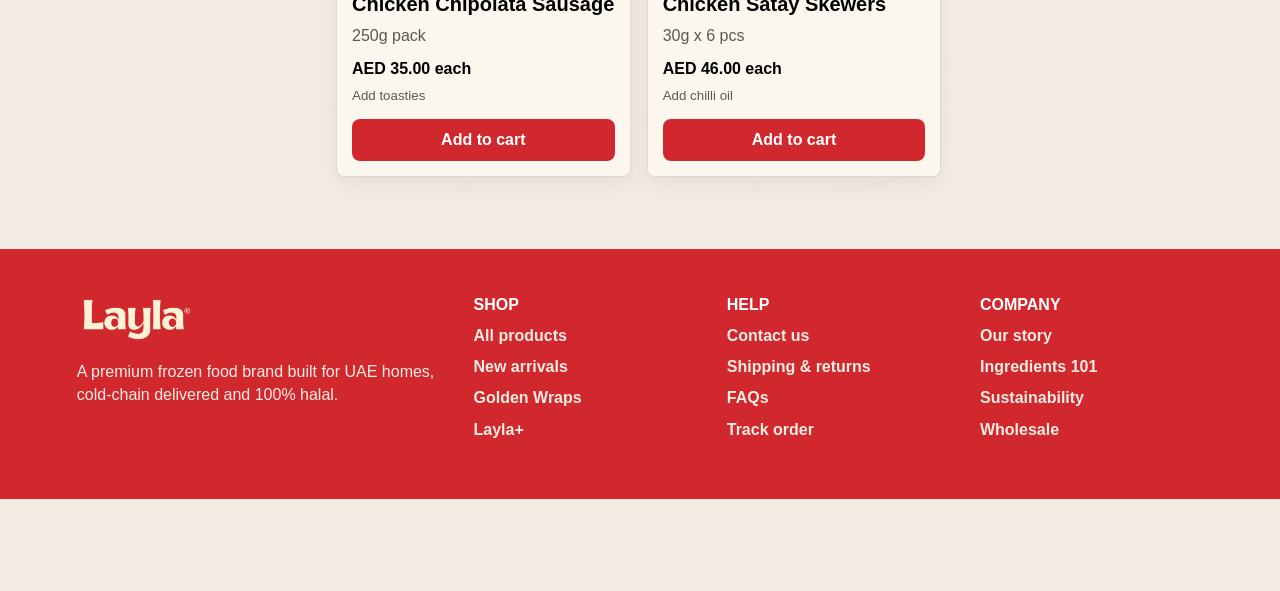
<file: shop.html>
<!doctype html>
<html lang="en">
  <head>
    <meta charset="utf-8">
    <meta name="viewport" content="width=device-width, initial-scale=1">
    <title>Shop Layla | Premium Frozen Food UAE</title>
    <meta name="description" content="Shop Layla sauces, samosas, gyoza, toasties, kebabs, pasta, pizzas and freezer staples delivered across Dubai.">
    <link rel="icon" href="assets/favicon-la.svg" type="image/svg+xml">
    <link rel="stylesheet" href="styles.css">
  </head>
  <body data-page="shop">
    <div id="siteHeader"></div>

    <main class="page-shell">
      <section class="page-hero shop-hero">
        <div>
          <nav class="breadcrumb" aria-label="Breadcrumb">
            <a href="index.html">Home</a>
            <span>/</span>
            <span>Shop</span>
          </nav>
          <p class="eyebrow">Shop Layla</p>
          <h1 data-collection-title>All Products</h1>
          <p data-collection-copy>Shop Layla's freezer range by category, recipe occasion, and quick add-ons.</p>
          <div class="hero-actions">
            <a class="primary-action" href="#collection">Start shopping</a>
            <a class="secondary-action" href="layla-plus.html">Subscribe & save</a>
          </div>
        </div>
        <div class="stacked-showcase category-stack" aria-hidden="true">
          <article class="stack-card">
            <img src="assets/photos/gyoza.jpg" alt="">
            <span>Fold & Steam</span>
          </article>
          <article class="stack-card">
            <img src="assets/photos/samosa.jpg" alt="">
            <span>Golden Wraps</span>
          </article>
          <article class="stack-card">
            <img src="assets/photos/kebab.jpg" alt="">
            <span>The Grill & Steam</span>
          </article>
        </div>
      </section>

      <section class="trust-strip inner-trust" aria-label="Layla trust markers">
        <span>UAE ready</span>
        <span>Cold-chain delivery</span>
        <span>100% halal range</span>
        <span>Free delivery over AED 350</span>
        <span>Recipe basket builders</span>
      </section>

      <section class="shop-layout" id="collection">
        <aside class="filter-panel">
          <div class="filter-heading">
            <p class="eyebrow">Collections</p>
            <strong data-product-count>0 items</strong>
          </div>
          <nav class="category-rail" data-category-rail aria-label="Shop categories"></nav>
          <div class="filter-box">
            <strong>Filter by</strong>
            <label><input type="checkbox" checked> Halal</label>
            <label><input type="checkbox"> Vegetarian</label>
            <label><input type="checkbox"> Quick prep</label>
            <label><input type="checkbox"> Bundle ready</label>
          </div>
        </aside>

        <div class="collection-panel">
          <div class="collection-toolbar">
            <div class="quick-pills">
              <button type="button" data-filter-pill="all">All</button>
              <button type="button" data-filter-pill="golden-wraps">Samosas</button>
              <button type="button" data-filter-pill="fold-steam">Gyoza</button>
              <button type="button" data-filter-pill="glazd">Sauces</button>
              <button type="button" data-filter-pill="melt">Toasties</button>
            </div>
            <label>
              Sort
              <select data-sort>
                <option value="featured">Featured</option>
                <option value="new">New arrivals</option>
                <option value="price-low">Price low to high</option>
                <option value="price-high">Price high to low</option>
              </select>
            </label>
          </div>

          <div class="product-grid collection-grid" data-collection-grid></div>
        </div>
      </section>
    </main>

    <div id="siteBasket"></div>
    <div id="siteFooter"></div>

    <script src="site-data.js"></script>
    <script src="layout.js"></script>
    <script src="inner-pages.js"></script>
  </body>
</html>
</file>
<file: styles.css>
:root {
  --red: #d1282e;
  --red-dark: #9f1d22;
  --cream: #f3ece3;
  --cream-soft: #fbf7ef;
  --ink: #000;
  --muted: #5f5750;
  --teal: #2ebcc1;
  --brand-black: #000;
  --brand-cyan: #2ebcc1;
  --brand-stone: #f3ece3;
  --gold: #d1282e;
  --line: rgba(0, 0, 0, 0.12);
  --shadow: 0 14px 36px rgba(0, 0, 0, 0.12);
}

* {
  box-sizing: border-box;
}

html {
  scroll-behavior: smooth;
}

body {
  margin: 0;
  color: var(--ink);
  background:
    linear-gradient(rgba(243, 236, 227, 0.92), rgba(243, 236, 227, 0.92)),
    url("assets/food-pattern.svg") center top / 760px 360px repeat,
    var(--cream);
  font-family: "Helvetica Neue", Helvetica, Arial, sans-serif;
  line-height: 1.45;
  padding-bottom: 92px;
}

img {
  display: block;
  max-width: 100%;
}

a {
  color: inherit;
  text-decoration: none;
}

button,
input,
select,
textarea {
  font: inherit;
}

select,
textarea,
input {
  color: var(--ink);
}

textarea {
  resize: vertical;
}

.site-header {
  position: sticky;
  top: 0;
  z-index: 30;
  background: rgba(243, 236, 227, 0.97);
  border-bottom: 1px solid var(--line);
  backdrop-filter: blur(16px);
}

.topbar {
  min-height: 36px;
  display: flex;
  align-items: center;
  justify-content: center;
  gap: 34px;
  color: #fff;
  background: var(--red);
  font-size: 14px;
  font-weight: 800;
}

.header-main {
  display: grid;
  grid-template-columns: 132px minmax(320px, 1fr) auto;
  align-items: center;
  gap: 24px;
  padding: 18px 34px;
}

.logo img {
  width: 120px;
}

.search {
  display: grid;
  grid-template-columns: 24px minmax(0, 1fr) auto;
  align-items: center;
  gap: 14px;
  height: 50px;
  padding: 0 10px 0 18px;
  background: #fff;
  border: 1px solid var(--line);
  border-radius: 8px;
}

.search svg,
.nav-row svg,
.cart-button svg,
.delivery-icon svg {
  width: 22px;
  height: 22px;
  fill: none;
  stroke: currentColor;
  stroke-linecap: round;
  stroke-linejoin: round;
  stroke-width: 2;
}

.search input {
  min-width: 0;
  border: 0;
  outline: 0;
  color: var(--ink);
  background: transparent;
  font-size: 16px;
}

.search button {
  height: 34px;
  padding: 0 14px;
  color: var(--muted);
  background: var(--cream);
  border: 0;
  border-radius: 8px;
  cursor: pointer;
  font-weight: 800;
}

.header-tools {
  display: flex;
  align-items: center;
  gap: 10px;
}

.utility-button,
.cart-button {
  height: 46px;
  border: 1px solid var(--line);
  border-radius: 8px;
  cursor: pointer;
  font-weight: 800;
}

.utility-button {
  padding: 0 14px;
  color: var(--ink);
  background: #fff;
}

.cart-button {
  display: inline-flex;
  align-items: center;
  gap: 8px;
  padding: 0 18px;
  color: #fff;
  background: var(--brand-black);
  border-color: var(--brand-black);
}

.nav-row {
  display: flex;
  align-items: center;
  gap: 28px;
  padding: 0 34px 16px;
  overflow-x: auto;
  font-weight: 800;
  white-space: nowrap;
}

.nav-row a {
  display: inline-flex;
  align-items: center;
  gap: 8px;
  padding: 8px 0;
}

.nav-row a:hover {
  color: var(--red);
}

.delivery-panel {
  display: grid;
  grid-template-columns: minmax(420px, 1.05fr) minmax(300px, 0.95fr);
  gap: 18px;
  max-width: 1224px;
  margin: 18px auto 28px;
  padding: 0 24px;
}

.delivery-card {
  min-height: 92px;
  display: grid;
  align-items: center;
  gap: 18px;
  padding: 18px 22px;
  background: #fff;
  border: 1px solid var(--line);
  border-radius: 8px;
  box-shadow: 0 8px 24px rgba(0, 0, 0, 0.08);
}

.delivery-card strong,
.delivery-card span {
  display: block;
}

.delivery-card span {
  color: var(--muted);
  font-size: 14px;
}

.scheduled {
  grid-template-columns: 56px 1fr 1fr;
  color: #fff;
  background: var(--brand-black);
  border-color: var(--brand-black);
}

.scheduled span {
  color: rgba(255, 255, 255, 0.78);
}

.delivery-icon {
  display: grid;
  place-items: center;
  width: 46px;
  height: 46px;
  background: rgba(255, 255, 255, 0.16);
  border-radius: 999px;
}

.swift {
  grid-template-columns: 1fr 1fr 1fr;
}

.swift strong {
  color: var(--red);
  font-size: 21px;
}

.hero {
  position: relative;
  display: grid;
  grid-template-columns: 52px minmax(320px, 0.75fr) minmax(420px, 1.25fr) 52px;
  align-items: center;
  max-width: 1224px;
  min-height: 400px;
  margin: 0 auto 56px;
  overflow: hidden;
  background:
    linear-gradient(90deg, rgba(243, 236, 227, 0.98) 0%, rgba(243, 236, 227, 0.94) 42%, rgba(209, 40, 46, 0.2) 100%),
    url("assets/food-pattern.svg") center / 760px 360px repeat,
    var(--cream);
  border-radius: 8px;
  box-shadow: var(--shadow);
}

.hero-content {
  z-index: 2;
  padding: 48px 10px 48px 20px;
}

.eyebrow {
  margin: 0 0 12px;
  color: var(--red);
  font-size: 13px;
  font-weight: 900;
  text-transform: uppercase;
}

h1,
h2,
h3,
p {
  margin-top: 0;
}

h1,
h2,
.feature-card h2,
.parent-copy h2,
.recipe-heading h2,
.section-title h2,
.recipe-card h3,
.chef-card h3,
.cookbook-card h3 {
  font-family: "Arial Black", Impact, sans-serif;
  font-weight: 900;
  letter-spacing: 0;
  text-transform: uppercase;
}

h1 {
  max-width: 520px;
  margin-bottom: 18px;
  color: var(--red-dark);
  font-size: 64px;
  line-height: 0.94;
}

h2 {
  margin-bottom: 10px;
  font-size: 34px;
  line-height: 1.08;
}

h3 {
  margin-bottom: 8px;
  font-size: 20px;
  font-weight: 800;
  line-height: 1.15;
}

.hero-content p:not(.eyebrow) {
  max-width: 520px;
  color: var(--muted);
  font-size: 18px;
}

.primary-action,
.secondary-action,
.outline-action,
.add-button,
.basket-summary button {
  display: inline-flex;
  align-items: center;
  justify-content: center;
  min-height: 46px;
  padding: 0 22px;
  border-radius: 8px;
  cursor: pointer;
  font-weight: 900;
}

.primary-action {
  color: #fff;
  background: var(--red);
  border: 1px solid var(--red);
}

.secondary-action {
  color: var(--red-dark);
  background: #fff;
  border: 1px solid rgba(209, 40, 46, 0.24);
}

.outline-action {
  color: #fff;
  background: transparent;
  border: 1px solid rgba(255, 255, 255, 0.75);
}

.outline-action:hover {
  color: var(--red);
  background: #fff;
}

.hero-image {
  width: 100%;
  height: 400px;
  align-self: stretch;
  object-fit: cover;
  object-position: center;
  clip-path: inset(24px 24px 24px 0 round 8px);
  filter: saturate(1.02) contrast(1.02) drop-shadow(0 24px 28px rgba(80, 44, 21, 0.15));
}

.hero-arrow {
  z-index: 2;
  justify-self: center;
  width: 42px;
  height: 42px;
  color: var(--red-dark);
  background: rgba(255, 255, 255, 0.78);
  border: 1px solid rgba(255, 255, 255, 0.85);
  border-radius: 999px;
  cursor: pointer;
  font-size: 30px;
  line-height: 1;
}

.hero-dots {
  position: absolute;
  bottom: 20px;
  left: 50%;
  display: flex;
  gap: 8px;
  transform: translateX(-50%);
}

.hero-dots span {
  width: 10px;
  height: 10px;
  background: rgba(0, 0, 0, 0.22);
  border-radius: 999px;
}

.hero-dots .active {
  width: 30px;
  background: var(--red);
}

.category-section,
.product-section,
.feature-rails,
.recipe-section,
.parent-section {
  max-width: 1224px;
  margin: 0 auto;
  padding: 0 24px 58px;
  scroll-margin-top: 150px;
}

.parent-section {
  display: grid;
  grid-template-columns: minmax(340px, 0.92fr) minmax(420px, 1.08fr);
  gap: 0;
  margin-bottom: 58px;
  overflow: hidden;
  padding: 0;
  color: #fff;
  background: var(--red);
  border-radius: 8px;
  box-shadow: var(--shadow);
}

.parent-copy {
  padding: 56px 54px;
}

.parent-copy .eyebrow {
  color: rgba(255, 255, 255, 0.78);
}

.parent-copy h2 {
  max-width: 520px;
  color: #fff;
  font-size: 48px;
  line-height: 1.04;
}

.parent-copy p:not(.eyebrow) {
  max-width: 530px;
  color: rgba(255, 255, 255, 0.78);
  font-size: 18px;
}

.parent-section figure {
  position: relative;
  height: 100%;
  min-height: 360px;
  margin: 0;
}

.parent-section img {
  position: absolute;
  inset: 0;
  width: 100%;
  height: 100%;
  object-fit: cover;
  filter: saturate(1.06) contrast(1.05);
}

.section-title {
  display: flex;
  align-items: end;
  justify-content: space-between;
  gap: 20px;
  margin-bottom: 24px;
}

.section-title p {
  margin-bottom: 0;
  color: var(--muted);
  font-size: 16px;
}

.section-title a {
  color: var(--red);
  font-weight: 900;
}

.category-row {
  display: grid;
  grid-auto-flow: column;
  grid-auto-columns: 132px;
  gap: 22px;
  overflow-x: auto;
  padding: 8px 2px 14px;
}

.category-tile {
  display: grid;
  justify-items: center;
  gap: 12px;
  min-height: 154px;
  color: var(--ink);
  background: transparent;
  border: 0;
  cursor: pointer;
  font-weight: 800;
  text-align: center;
}

.category-tile span {
  display: grid;
  place-items: center;
  width: 118px;
  height: 118px;
  overflow: hidden;
  background: #fff;
  border: 2px solid transparent;
  border-radius: 999px;
  box-shadow: 0 10px 24px rgba(0, 0, 0, 0.08);
  transition: transform 160ms ease, border-color 160ms ease;
}

.category-tile img {
  width: 100%;
  height: 100%;
  object-fit: cover;
}

.category-tile:hover span,
.category-tile.active span {
  border-color: var(--red);
  transform: translateY(-4px);
}

.product-section {
  max-width: none;
  padding-top: 48px;
  background:
    linear-gradient(rgba(243, 236, 227, 0.88), rgba(243, 236, 227, 0.88)),
    url("assets/food-pattern.svg") center top / 760px 360px repeat,
    var(--cream);
}

.product-section > .section-title,
.product-grid {
  max-width: 1224px;
  margin-right: auto;
  margin-left: auto;
}

.product-grid {
  display: grid;
  grid-template-columns: repeat(6, minmax(0, 1fr));
  gap: 16px;
}

.product-card,
.delivery-card,
.feature-card,
.recipe-card,
.chef-card,
.cookbook-card {
  transition: transform 180ms ease, box-shadow 180ms ease, border-color 180ms ease;
}

.product-card:hover,
.delivery-card:hover,
.feature-card:hover,
.recipe-card:hover,
.chef-card:hover,
.cookbook-card:hover {
  transform: translateY(-4px);
}

.product-card {
  position: relative;
  min-width: 0;
  overflow: hidden;
  background: var(--cream-soft);
  border: 1px solid var(--line);
  border-radius: 8px;
  box-shadow: 0 8px 22px rgba(0, 0, 0, 0.06);
}

.product-card[hidden] {
  display: none;
}

.wishlist {
  position: absolute;
  top: 10px;
  right: 10px;
  z-index: 2;
  display: grid;
  place-items: center;
  width: 34px;
  height: 34px;
  color: var(--red);
  background: #fff;
  border: 1px solid var(--line);
  border-radius: 999px;
  cursor: pointer;
  font-size: 18px;
}

.product-card > img {
  width: 100%;
  aspect-ratio: 1.05;
  object-fit: cover;
  object-position: center;
  background: var(--cream);
}

.product-body {
  padding: 15px;
}

.product-body span {
  display: block;
  color: var(--red);
  font-size: 11px;
  font-weight: 900;
  text-transform: uppercase;
}

.product-body p,
.product-body small {
  color: var(--muted);
}

.product-body p {
  margin-bottom: 10px;
}

.product-body strong,
.product-body small {
  display: block;
}

.product-body strong {
  margin-bottom: 5px;
  font-size: 16px;
}

.add-button {
  width: 100%;
  min-height: 42px;
  margin-top: 14px;
  color: #fff;
  background: var(--red);
  border: 0;
}

.add-button:hover,
.primary-action:hover {
  background: var(--red-dark);
}

.feature-rails {
  display: grid;
  grid-template-columns: 1fr 1fr;
  gap: 20px;
  padding-top: 58px;
}

.feature-card {
  display: grid;
  grid-template-columns: minmax(220px, 0.9fr) minmax(220px, 1.1fr);
  gap: 16px;
  align-items: center;
  min-height: 340px;
  overflow: hidden;
  padding: 34px;
  border-radius: 8px;
  box-shadow: var(--shadow);
}

.feature-card img {
  width: 100%;
  height: 270px;
  object-fit: cover;
  border-radius: 8px;
}

.feature-card.red {
  color: #fff;
  background: var(--red);
}

.feature-card.red .eyebrow,
.feature-card.red p {
  color: var(--cream);
}

.feature-card.cream {
  background:
    linear-gradient(rgba(243, 236, 227, 0.9), rgba(243, 236, 227, 0.9)),
    url("assets/food-pattern.svg") center / 760px 360px repeat,
    var(--cream);
  border: 1px solid rgba(209, 40, 46, 0.16);
}

.recipe-section {
  max-width: none;
  padding-top: 64px;
  padding-bottom: 76px;
  background:
    linear-gradient(rgba(243, 236, 227, 0.88), rgba(243, 236, 227, 0.88)),
    url("assets/food-pattern.svg") center / 760px 360px repeat,
    var(--cream);
}

.recipe-heading,
.recipe-layout {
  max-width: 1224px;
  margin-right: auto;
  margin-left: auto;
}

.recipe-heading {
  display: flex;
  align-items: end;
  justify-content: space-between;
  gap: 22px;
  margin-bottom: 26px;
}

.recipe-heading h2 {
  max-width: 580px;
  font-size: 42px;
}

.recipe-heading a {
  color: var(--red);
  font-weight: 900;
}

.recipe-layout {
  display: grid;
  grid-template-columns: minmax(0, 1.55fr) minmax(280px, 0.75fr);
  gap: 28px;
}

.recipe-list,
.recipe-sidebar {
  display: grid;
  gap: 20px;
}

.recipe-sidebar {
  align-content: start;
  position: sticky;
  top: 214px;
  align-self: start;
  max-height: calc(100vh - 236px);
  overflow: auto;
  scrollbar-width: none;
}

.recipe-sidebar::-webkit-scrollbar {
  display: none;
}

.recipe-card,
.chef-card,
.cookbook-card {
  background: rgba(243, 236, 227, 0.72);
  border: 2px solid rgba(209, 40, 46, 0.52);
  border-radius: 8px;
  box-shadow: 0 16px 34px rgba(0, 0, 0, 0.08);
}

.recipe-card {
  display: grid;
  grid-template-columns: minmax(260px, 0.88fr) minmax(320px, 1fr);
  min-height: 260px;
  overflow: hidden;
}

.recipe-copy {
  display: flex;
  flex-direction: column;
  justify-content: center;
  padding: 34px 32px;
}

.recipe-label {
  margin-bottom: 22px;
  color: var(--gold);
  font-size: 14px;
  font-weight: 800;
  text-transform: uppercase;
}

.recipe-meta {
  display: flex;
  flex-wrap: wrap;
  gap: 11px 16px;
  margin-bottom: 18px;
  color: var(--ink);
  font-size: 12px;
  font-weight: 900;
  text-transform: uppercase;
}

.recipe-meta span {
  display: inline-flex;
  align-items: center;
  gap: 6px;
}

.recipe-meta span::before {
  width: 8px;
  height: 8px;
  content: "";
  border: 1px solid var(--gold);
  border-radius: 999px;
}

.recipe-card h3 {
  margin-bottom: 12px;
  font-size: 34px;
  line-height: 1.04;
}

.recipe-card p,
.chef-card p,
.cookbook-card p {
  color: #5b5751;
  font-size: 17px;
}

.recipe-card p {
  margin-bottom: 0;
}

.recipe-media {
  position: relative;
  min-height: 216px;
  margin: 22px 22px 22px 0;
  overflow: hidden;
  border: 1px solid rgba(209, 40, 46, 0.42);
  border-radius: 8px;
}

.recipe-media img {
  position: absolute;
  inset: 0;
  width: 100%;
  height: 100%;
  object-fit: cover;
}

.play-button {
  position: absolute;
  top: 50%;
  left: 50%;
  display: grid;
  place-items: center;
  width: 72px;
  height: 72px;
  background: var(--gold);
  border: 0;
  border-radius: 999px;
  box-shadow: 0 16px 28px rgba(20, 20, 20, 0.18);
  cursor: pointer;
  transform: translate(-50%, -50%);
}

.play-button::before {
  width: 0;
  height: 0;
  margin-left: 5px;
  content: "";
  border-top: 13px solid transparent;
  border-bottom: 13px solid transparent;
  border-left: 18px solid var(--cream);
}

.chef-card,
.cookbook-card {
  padding: 34px;
}

.chef-card {
  text-align: center;
}

.chef-card img {
  width: 150px;
  height: 150px;
  margin: 0 auto 26px;
  object-fit: cover;
  border: 2px solid var(--red);
  border-radius: 999px;
}

.chef-card h3 {
  margin-bottom: 18px;
  font-size: 40px;
  line-height: 1;
}

.social-row {
  display: flex;
  justify-content: center;
  gap: 14px;
  margin-top: 26px;
}

.social-row a {
  display: grid;
  place-items: center;
  width: 42px;
  height: 42px;
  color: var(--gold);
  border: 2px solid rgba(209, 40, 46, 0.52);
  border-radius: 999px;
  font-size: 12px;
  font-weight: 900;
}

.cookbook-card .eyebrow {
  color: var(--ink);
  text-align: center;
}

.cookbook-card h3 {
  font-size: 28px;
  line-height: 1.08;
}

.basket-summary {
  position: fixed;
  right: 22px;
  bottom: 22px;
  left: 22px;
  z-index: 35;
  display: none;
  grid-template-columns: minmax(250px, 360px) minmax(220px, 1fr) auto;
  align-items: center;
  gap: 18px;
  max-width: 1040px;
  margin: 0 auto;
  padding: 14px;
  color: #fff;
  background: var(--ink);
  border-radius: 8px;
  box-shadow: 0 18px 42px rgba(0, 0, 0, 0.32);
}

.basket-summary.is-active {
  display: grid;
}

.basket-summary strong,
.basket-summary span {
  display: block;
}

.basket-summary span {
  color: rgba(255, 255, 255, 0.68);
  font-size: 13px;
}

.progress-track {
  height: 10px;
  overflow: hidden;
  background: rgba(255, 255, 255, 0.14);
  border-radius: 999px;
}

.progress-track span {
  display: block;
  width: 0%;
  height: 100%;
  background: linear-gradient(90deg, var(--red), var(--teal));
  transition: width 180ms ease;
}

.basket-summary button,
.basket-summary a {
  display: inline-flex;
  align-items: center;
  justify-content: center;
  min-height: 42px;
  color: var(--ink);
  background: var(--cream);
  border: 0;
}

.site-footer {
  display: grid;
  grid-template-columns: minmax(240px, 400px) 1fr;
  gap: 30px;
  padding: 44px 6vw 58px;
  color: var(--cream);
  background: var(--red);
}

.site-footer img {
  width: 120px;
  margin-bottom: 14px;
}

.site-footer nav {
  display: flex;
  flex-wrap: wrap;
  justify-content: flex-end;
  gap: 16px 24px;
  font-weight: 900;
}

.page-shell {
  min-height: 70vh;
  padding: 26px 24px 72px;
}

.breadcrumb {
  display: flex;
  flex-wrap: wrap;
  align-items: center;
  gap: 8px;
  margin-bottom: 18px;
  color: var(--muted);
  font-size: 13px;
  font-weight: 800;
}

.breadcrumb a {
  color: var(--red);
}

.page-hero {
  position: relative;
  display: grid;
  grid-template-columns: minmax(320px, 0.92fr) minmax(360px, 1.08fr);
  gap: 34px;
  align-items: center;
  max-width: 1224px;
  min-height: 430px;
  margin: 0 auto 34px;
  overflow: hidden;
  padding: 44px;
  background:
    linear-gradient(90deg, rgba(243, 236, 227, 0.98), rgba(243, 236, 227, 0.86)),
    url("assets/food-pattern.svg") center / 760px 360px repeat,
    var(--cream);
  border: 1px solid rgba(209, 40, 46, 0.2);
  border-radius: 8px;
  box-shadow: var(--shadow);
}

.page-hero h1 {
  max-width: 720px;
  margin-bottom: 18px;
  font-size: 58px;
}

.page-hero p:not(.eyebrow) {
  max-width: 620px;
  color: var(--muted);
  font-size: 19px;
}

.compact-hero {
  grid-template-columns: 1fr;
  min-height: 280px;
}

.hero-actions {
  display: flex;
  flex-wrap: wrap;
  gap: 12px;
  margin-top: 26px;
}

.stacked-showcase {
  position: relative;
  display: flex;
  align-items: flex-end;
  justify-content: center;
  gap: 12px;
  min-height: 360px;
  overflow: visible;
  padding: 34px 16px 24px;
  isolation: isolate;
}

.stack-card {
  position: relative;
  z-index: 2;
  display: grid;
  grid-template-rows: minmax(210px, 1fr) auto;
  flex: 1 1 0;
  min-width: 188px;
  max-width: 300px;
  margin-left: 0;
  overflow: hidden;
  background: var(--cream-soft);
  border: 2px solid rgba(209, 40, 46, 0.52);
  border-radius: 8px;
  box-shadow: 0 26px 52px rgba(0, 0, 0, 0.18);
  transform: rotate(-5deg) translateY(-8px);
  transform-origin: center;
}

.stack-card:first-child {
  z-index: 3;
  margin-left: 0;
  transform: rotate(-4deg) translateY(-16px);
}

.stack-card:nth-child(2) {
  z-index: 2;
  transform: rotate(4deg) translateY(2px);
}

.stack-card:nth-child(3) {
  z-index: 1;
  transform: rotate(1deg) translateY(14px);
}

.stack-card img {
  width: 100%;
  height: 100%;
  min-height: 220px;
  object-fit: cover;
}

.stack-card span {
  display: flex;
  align-items: center;
  min-height: 58px;
  padding: 14px 18px 16px;
  color: var(--red);
  background: rgba(251, 247, 239, 0.96);
  font-size: 15px;
  font-weight: 900;
  line-height: 1.05;
  overflow: hidden;
  text-overflow: ellipsis;
  text-transform: uppercase;
  white-space: nowrap;
}

.trust-strip {
  display: flex;
  flex-wrap: wrap;
  justify-content: center;
  gap: 10px;
  max-width: 1224px;
  margin: 0 auto 34px;
}

.trust-strip span {
  padding: 11px 16px;
  color: var(--red-dark);
  background: rgba(255, 255, 255, 0.76);
  border: 1px solid rgba(209, 40, 46, 0.18);
  border-radius: 999px;
  font-size: 13px;
  font-weight: 900;
}

.shop-layout {
  display: grid;
  grid-template-columns: 284px minmax(0, 1fr);
  gap: 24px;
  max-width: 1224px;
  margin: 0 auto;
}

.filter-panel,
.order-summary,
.form-card,
.inner-band {
  background: rgba(251, 247, 239, 0.88);
  border: 1px solid rgba(209, 40, 46, 0.24);
  border-radius: 8px;
  box-shadow: 0 14px 34px rgba(0, 0, 0, 0.08);
}

.filter-panel {
  align-self: start;
  min-width: 0;
  padding: 18px;
}

.collection-panel,
.shop-layout > *,
.recipe-index-layout > *,
.account-grid > *,
.checkout-grid > *,
.cart-page > *,
.form-section > * {
  min-width: 0;
}

.sticky-panel {
  position: sticky;
  top: 170px;
}

.filter-heading {
  display: flex;
  align-items: center;
  justify-content: space-between;
  gap: 12px;
  margin-bottom: 14px;
}

.filter-heading .eyebrow {
  margin-bottom: 0;
}

.category-rail {
  display: grid;
  gap: 8px;
  min-width: 0;
}

.category-rail a,
.filter-panel > a {
  display: grid;
  grid-template-columns: 52px minmax(0, 1fr);
  grid-template-rows: auto auto;
  gap: 3px 12px;
  align-items: center;
  min-height: 68px;
  padding: 10px;
  border: 1px solid transparent;
  border-radius: 8px;
  font-weight: 900;
}

.filter-panel > a {
  grid-template-columns: 1fr;
}

.category-rail a:first-child {
  grid-template-columns: 1fr;
  color: var(--red);
}

.category-rail a.is-active,
.filter-panel a.is-active {
  color: var(--red-dark);
  background: #fff;
  border-color: rgba(209, 40, 46, 0.26);
}

.category-rail img {
  grid-row: 1 / span 2;
  width: 52px;
  height: 52px;
  object-fit: cover;
  border-radius: 999px;
}

.category-rail span {
  grid-column: 2;
  align-self: end;
  min-width: 0;
  color: var(--ink);
  font-size: 15px;
  line-height: 1.05;
  overflow: hidden;
  text-overflow: ellipsis;
  white-space: nowrap;
}

.category-rail small {
  grid-column: 2;
  align-self: start;
  display: block;
  color: var(--muted);
  font-size: 12px;
  font-weight: 800;
  line-height: 1.15;
  overflow: hidden;
  text-overflow: ellipsis;
  white-space: nowrap;
}

.filter-box {
  display: grid;
  gap: 10px;
  margin-top: 18px;
  padding-top: 18px;
  border-top: 1px solid rgba(0, 0, 0, 0.12);
}

.filter-box label,
.filter-box span {
  color: var(--muted);
  font-weight: 800;
}

.collection-toolbar {
  display: flex;
  align-items: center;
  justify-content: space-between;
  gap: 16px;
  margin-bottom: 18px;
  padding: 14px;
  background: rgba(255, 255, 255, 0.66);
  border: 1px solid rgba(209, 40, 46, 0.16);
  border-radius: 8px;
}

.quick-pills {
  display: flex;
  flex-wrap: wrap;
  gap: 8px;
}

.quick-pills button,
.collection-toolbar select {
  height: 38px;
  padding: 0 12px;
  background: #fff;
  border: 1px solid rgba(209, 40, 46, 0.22);
  border-radius: 8px;
  font-weight: 900;
}

.collection-toolbar label {
  display: inline-flex;
  align-items: center;
  gap: 10px;
  color: var(--muted);
  font-size: 13px;
  font-weight: 900;
}

.collection-grid {
  grid-template-columns: repeat(3, minmax(0, 1fr));
  max-width: none;
}

.collection-product mark {
  position: absolute;
  top: 12px;
  left: 12px;
  padding: 7px 10px;
  color: #fff;
  background: var(--red);
  border-radius: 999px;
  font-size: 11px;
  font-weight: 900;
  text-transform: uppercase;
}

.product-image-link {
  display: block;
}

.product-image-link img {
  width: 100%;
  aspect-ratio: 1.05;
  object-fit: cover;
}

.product-detail {
  display: grid;
  grid-template-columns: minmax(320px, 0.95fr) minmax(340px, 1.05fr);
  gap: 36px;
  max-width: 1224px;
  margin: 0 auto 34px;
  align-items: start;
}

.product-gallery,
.product-info {
  background: rgba(251, 247, 239, 0.88);
  border: 1px solid rgba(209, 40, 46, 0.24);
  border-radius: 8px;
  box-shadow: var(--shadow);
}

.product-gallery {
  overflow: hidden;
  padding: 18px;
}

.main-product-image {
  width: 100%;
  aspect-ratio: 1;
  object-fit: cover;
  background: #fff;
  border-radius: 8px;
}

.gallery-strip {
  display: grid;
  grid-template-columns: repeat(3, 1fr);
  gap: 10px;
  margin-top: 12px;
}

.gallery-strip img {
  width: 100%;
  aspect-ratio: 1.2;
  object-fit: cover;
  background: #fff;
  border: 1px solid rgba(209, 40, 46, 0.18);
  border-radius: 8px;
}

.product-info {
  padding: 36px;
}

.product-info h1 {
  font-size: 56px;
}

.product-points {
  display: flex;
  flex-wrap: wrap;
  gap: 10px;
  margin: 22px 0;
}

.product-points span {
  padding: 10px 13px;
  color: var(--red-dark);
  background: #fff;
  border: 1px solid rgba(209, 40, 46, 0.18);
  border-radius: 999px;
  font-weight: 900;
}

.price-line {
  display: flex;
  flex-wrap: wrap;
  align-items: baseline;
  gap: 14px;
  margin-bottom: 24px;
}

.price-line strong {
  color: var(--red);
  font-size: 34px;
  font-family: "Arial Black", Impact, sans-serif;
}

.price-line small {
  color: var(--muted);
  font-weight: 800;
}

.purchase-row {
  display: grid;
  grid-template-columns: 130px minmax(0, 1fr);
  gap: 12px;
}

.quantity-stepper {
  display: grid;
  grid-template-columns: 38px 1fr 38px;
  min-height: 48px;
  background: #fff;
  border: 1px solid rgba(209, 40, 46, 0.22);
  border-radius: 8px;
}

.quantity-stepper button {
  background: transparent;
  border: 0;
  cursor: pointer;
  font-weight: 900;
}

.quantity-stepper output {
  display: grid;
  place-items: center;
  font-weight: 900;
}

.subscription-callout {
  display: grid;
  gap: 4px;
  margin-top: 24px;
  padding: 18px;
  color: #fff;
  background: var(--red);
  border-radius: 8px;
}

.subscription-callout span {
  color: rgba(255, 255, 255, 0.78);
}

.subscription-callout a {
  margin-top: 8px;
  font-weight: 900;
}

.product-tabs,
.related-products {
  max-width: 1224px;
  margin: 0 auto 34px;
}

.product-tabs {
  display: grid;
  gap: 8px;
  padding: 20px;
}

.product-tabs summary,
.accordion-list summary {
  cursor: pointer;
  font-family: "Arial Black", Impact, sans-serif;
  font-weight: 900;
  text-transform: uppercase;
}

.product-tabs p,
.accordion-list p {
  color: var(--muted);
}

.compact-grid {
  grid-template-columns: repeat(4, minmax(0, 1fr));
}

.recipe-index-layout,
.account-grid,
.checkout-grid,
.form-section {
  display: grid;
  grid-template-columns: 280px minmax(0, 1fr);
  gap: 24px;
  max-width: 1224px;
  margin: 0 auto;
}

.recipe-index-grid {
  display: grid;
  gap: 18px;
}

.recipe-index-card {
  display: grid;
  grid-template-columns: minmax(240px, 0.85fr) minmax(300px, 1.15fr);
  gap: 0;
  overflow: hidden;
  background: rgba(251, 247, 239, 0.88);
  border: 2px solid rgba(209, 40, 46, 0.44);
  border-radius: 8px;
  box-shadow: 0 14px 34px rgba(0, 0, 0, 0.08);
}

.recipe-index-card img {
  width: 100%;
  height: 100%;
  min-height: 260px;
  object-fit: cover;
}

.recipe-index-card > div {
  padding: 30px;
}

.recipe-index-card h3 {
  font-size: 34px;
}

.recipe-index-card strong {
  color: var(--red);
}

.recipe-sticky-card {
  justify-self: end;
  width: min(390px, 100%);
  overflow: hidden;
  background: var(--red);
  border-radius: 8px;
  box-shadow: 0 24px 54px rgba(0, 0, 0, 0.18);
}

.recipe-sticky-card img {
  width: 100%;
  aspect-ratio: 1.5;
  object-fit: cover;
}

.recipe-sticky-card strong,
.recipe-sticky-card span,
.recipe-sticky-card a {
  display: block;
  padding: 0 24px;
  color: #fff;
}

.recipe-sticky-card strong {
  padding-top: 22px;
  color: var(--cream);
  text-transform: uppercase;
}

.recipe-sticky-card span {
  font-family: "Arial Black", Impact, sans-serif;
  font-size: 30px;
  line-height: 1;
}

.recipe-sticky-card a {
  padding-bottom: 24px;
  font-weight: 900;
}

.article-hero {
  display: grid;
  grid-template-columns: minmax(320px, 0.95fr) minmax(360px, 1.05fr);
  gap: 30px;
  align-items: center;
  max-width: 1224px;
  margin: 0 auto 34px;
  padding: 34px;
  background: rgba(251, 247, 239, 0.88);
  border: 1px solid rgba(209, 40, 46, 0.24);
  border-radius: 8px;
  box-shadow: var(--shadow);
}

.article-hero img {
  width: 100%;
  height: 420px;
  object-fit: cover;
  border-radius: 8px;
}

.recipe-shop {
  align-items: start;
}

.recipe-method {
  display: grid;
  gap: 18px;
}

.recipe-method ol {
  margin: 0;
  padding: 28px 28px 28px 48px;
  background: rgba(251, 247, 239, 0.88);
  border: 1px solid rgba(209, 40, 46, 0.2);
  border-radius: 8px;
  color: var(--muted);
  font-weight: 800;
}

.story-grid,
.b2b-grid,
.plan-grid,
.step-band,
.content-columns {
  display: grid;
  gap: 20px;
  max-width: 1224px;
  margin: 0 auto 34px;
}

.story-grid,
.b2b-grid,
.plan-grid,
.step-band {
  grid-template-columns: repeat(3, minmax(0, 1fr));
}

.story-grid {
  grid-template-columns: 1.1fr 0.9fr;
}

.inner-band {
  padding: 30px;
}

.red-band {
  color: #fff;
  background: var(--red);
}

.red-band .eyebrow,
.red-band p {
  color: var(--cream);
}

.content-columns {
  grid-template-columns: minmax(260px, 0.8fr) minmax(320px, 1.2fr);
  padding: 30px;
  background: rgba(251, 247, 239, 0.72);
  border: 1px solid rgba(209, 40, 46, 0.18);
  border-radius: 8px;
}

.accordion-list {
  display: grid;
  gap: 10px;
}

.accordion-list details {
  padding: 18px;
  background: #fff;
  border: 1px solid rgba(209, 40, 46, 0.16);
  border-radius: 8px;
}

.stat-grid {
  display: grid;
  grid-template-columns: repeat(3, 1fr);
  gap: 12px;
}

.stat-grid article,
.step-band article,
.plan-card {
  padding: 24px;
  background: rgba(251, 247, 239, 0.88);
  border: 1px solid rgba(209, 40, 46, 0.24);
  border-radius: 8px;
  box-shadow: 0 12px 30px rgba(0, 0, 0, 0.08);
}

.stat-grid strong,
.step-band span,
.plan-card h2 {
  display: block;
  color: var(--red);
  font-family: "Arial Black", Impact, sans-serif;
  font-size: 42px;
  line-height: 1;
}

.stat-grid span,
.step-band p,
.plan-card p {
  color: var(--muted);
}

.rotating-box,
.ingredient-orbit {
  position: relative;
  display: grid;
  place-items: center;
  min-height: 360px;
}

.rotating-box img,
.ingredient-orbit img {
  width: min(360px, 76%);
  aspect-ratio: 1;
  object-fit: cover;
  border: 10px solid rgba(255, 255, 255, 0.76);
  border-radius: 999px;
  box-shadow: 0 24px 52px rgba(0, 0, 0, 0.18);
}

.rotating-box span,
.ingredient-orbit span {
  position: absolute;
  display: grid;
  place-items: center;
  min-width: 78px;
  height: 78px;
  padding: 0 12px;
  color: #fff;
  background: var(--red);
  border: 2px solid var(--cream);
  border-radius: 999px;
  font-size: 12px;
  font-weight: 900;
  text-align: center;
  text-transform: uppercase;
}

.rotating-box span:nth-of-type(1),
.ingredient-orbit span:nth-of-type(1) {
  top: 8%;
  left: 18%;
}

.rotating-box span:nth-of-type(2),
.ingredient-orbit span:nth-of-type(2) {
  right: 8%;
  top: 40%;
  background: var(--teal);
  color: var(--ink);
}

.rotating-box span:nth-of-type(3),
.ingredient-orbit span:nth-of-type(3) {
  bottom: 10%;
  left: 28%;
  background: var(--ink);
}

.ingredient-orbit span:nth-of-type(4) {
  right: 30%;
  bottom: 0;
}

.featured-plan {
  color: #fff;
  background: var(--red);
  transform: translateY(-14px);
}

.featured-plan .eyebrow,
.featured-plan h2,
.featured-plan p {
  color: #fff;
}

.form-section {
  grid-template-columns: minmax(320px, 0.95fr) minmax(320px, 1.05fr);
  align-items: start;
}

.form-card {
  display: grid;
  gap: 14px;
  padding: 30px;
}

.form-card h1 {
  font-size: 44px;
}

.form-card label {
  display: grid;
  gap: 8px;
  color: var(--muted);
  font-weight: 900;
}

.form-card input,
.form-card select,
.form-card textarea {
  min-height: 48px;
  width: 100%;
  padding: 0 14px;
  background: #fff;
  border: 1px solid rgba(209, 40, 46, 0.22);
  border-radius: 8px;
}

.form-card textarea {
  min-height: 120px;
  padding-top: 12px;
}

.b2b-stack {
  min-height: 430px;
}

.dashboard-cards {
  display: grid;
  grid-template-columns: repeat(2, minmax(0, 1fr));
  gap: 18px;
}

.cart-page,
.checkout-grid {
  display: grid;
  grid-template-columns: minmax(0, 1fr) 360px;
  gap: 24px;
  max-width: 1224px;
  margin: 0 auto;
}

.cart-lines {
  display: grid;
  gap: 12px;
}

.cart-line {
  display: grid;
  grid-template-columns: 108px minmax(0, 1fr) auto;
  gap: 16px;
  align-items: center;
  padding: 14px;
  background: rgba(251, 247, 239, 0.88);
  border: 1px solid rgba(209, 40, 46, 0.22);
  border-radius: 8px;
}

.cart-line img {
  width: 108px;
  height: 92px;
  object-fit: cover;
  border-radius: 8px;
}

.cart-line button {
  padding: 0;
  color: var(--red);
  background: transparent;
  border: 0;
  cursor: pointer;
  font-weight: 900;
}

.order-summary {
  align-self: start;
  display: grid;
  gap: 18px;
  padding: 26px;
}

.order-summary div {
  display: flex;
  justify-content: space-between;
  gap: 16px;
  padding-bottom: 12px;
  border-bottom: 1px solid rgba(0, 0, 0, 0.12);
}

.checkout-form {
  box-shadow: var(--shadow);
}

.checkout-steps {
  display: grid;
  grid-template-columns: repeat(4, minmax(0, 1fr));
  gap: 8px;
}

.checkout-steps span {
  padding: 10px;
  color: var(--muted);
  background: #fff;
  border: 1px solid rgba(209, 40, 46, 0.14);
  border-radius: 8px;
  font-size: 12px;
  font-weight: 900;
  text-align: center;
}

.checkout-steps .is-active {
  color: #fff;
  background: var(--red);
}

.empty-state {
  grid-column: 1 / -1;
  padding: 46px;
  text-align: center;
  background: rgba(251, 247, 239, 0.88);
  border: 1px solid rgba(209, 40, 46, 0.24);
  border-radius: 8px;
}

.cart-empty {
  max-width: 820px;
  margin: 0 auto;
}

.rich-footer {
  grid-template-columns: minmax(240px, 1.15fr) repeat(3, minmax(140px, 0.7fr));
}

.rich-footer nav {
  display: grid;
  justify-content: stretch;
  gap: 8px;
}

.rich-footer strong {
  color: #fff;
  font-family: "Arial Black", Impact, sans-serif;
  text-transform: uppercase;
}

.nav-row a[aria-current="page"] {
  color: var(--red);
}

@media (prefers-reduced-motion: no-preference) {
  .reveal {
    opacity: 0;
    transform: translateY(22px);
    transition: opacity 520ms ease, transform 520ms ease;
  }

  .reveal.is-visible {
    opacity: 1;
    transform: translateY(0);
  }

  .hero-image {
    animation: heroFloat 7s ease-in-out infinite;
  }

  .stack-card {
    transition: transform 340ms ease;
  }

  .stacked-showcase:hover .stack-card:nth-child(1) {
    transform: translate(-8px, -20px) rotate(-7deg);
  }

  .stacked-showcase:hover .stack-card:nth-child(2) {
    transform: translate(8px, -2px) rotate(7deg);
  }

  .stacked-showcase:hover .stack-card:nth-child(3) {
    transform: translate(10px, 8px) rotate(3deg);
  }

  .rotating-box,
  .ingredient-orbit {
    animation: slowTurn 18s linear infinite;
  }

  .rotating-box img,
  .ingredient-orbit img,
  .rotating-box span,
  .ingredient-orbit span {
    animation: counterTurn 18s linear infinite;
  }

  @keyframes heroFloat {
    0%,
    100% {
      transform: translateY(0) scale(1);
    }

    50% {
      transform: translateY(-6px) scale(1.01);
    }
  }

  @keyframes slowTurn {
    to {
      transform: rotate(360deg);
    }
  }

  @keyframes counterTurn {
    to {
      transform: rotate(-360deg);
    }
  }
}

@media (max-width: 1180px) {
  .header-main {
    grid-template-columns: 120px minmax(240px, 1fr) auto;
  }

  .utility-button {
    display: none;
  }

  .delivery-panel,
  .hero,
  .parent-section {
    margin-right: 20px;
    margin-left: 20px;
  }

  .hero {
    grid-template-columns: 46px minmax(300px, 0.85fr) minmax(320px, 1.15fr) 46px;
  }

  .product-grid {
    grid-template-columns: repeat(3, minmax(0, 1fr));
  }

  .collection-grid,
  .compact-grid {
    grid-template-columns: repeat(2, minmax(0, 1fr));
  }

  .page-hero h1,
  .product-info h1 {
    font-size: 46px;
  }

  .story-grid,
  .b2b-grid,
  .plan-grid,
  .step-band {
    grid-template-columns: repeat(2, minmax(0, 1fr));
  }
}

@media (max-width: 820px) {
  body {
    padding-bottom: 128px;
  }

  .topbar {
    justify-content: flex-start;
    gap: 20px;
    overflow-x: auto;
    padding: 0 18px;
    white-space: nowrap;
  }

  .topbar span:nth-child(3) {
    display: none;
  }

  .header-main {
    grid-template-columns: 106px 1fr;
    gap: 14px;
    padding: 14px 18px;
  }

  .logo img {
    width: 104px;
  }

  .logo span {
    font-size: 9px;
  }

  .search {
    grid-column: 1 / -1;
    grid-row: 2;
  }

  .search button {
    display: none;
  }

  .header-tools {
    justify-self: end;
  }

  .nav-row {
    gap: 20px;
    padding: 0 18px 14px;
  }

  .delivery-panel,
  .swift,
  .feature-rails,
  .recipe-layout,
  .site-footer,
  .page-hero,
  .shop-layout,
  .product-detail,
  .recipe-index-layout,
  .article-hero,
  .account-grid,
  .checkout-grid,
  .form-section,
  .cart-page,
  .content-columns {
    grid-template-columns: 1fr;
  }

  .delivery-panel {
    display: flex;
    gap: 12px;
    margin-right: 0;
    margin-left: 0;
    overflow-x: auto;
    padding: 0 18px;
  }

  .delivery-card {
    min-width: 304px;
    min-height: 86px;
    padding: 16px;
  }

  .scheduled {
    grid-template-columns: 42px 1fr 1fr;
  }

  .scheduled > div:last-child {
    grid-column: auto;
  }

  .hero {
    grid-template-columns: 1fr;
    margin-right: 18px;
    margin-left: 18px;
    padding: 24px;
  }

  .parent-section {
    grid-template-columns: 1fr;
    margin-right: 18px;
    margin-left: 18px;
  }

  .parent-copy {
    padding: 34px 28px;
  }

  .parent-copy h2 {
    font-size: 36px;
  }

  .parent-section figure {
    height: 260px;
    min-height: 0;
  }

  .hero-arrow,
  .hero-dots {
    display: none;
  }

  .hero-content {
    padding: 0;
  }

  h1 {
    font-size: 42px;
  }

  h2 {
    font-size: 28px;
  }

  .hero-image {
    height: auto;
    max-height: 300px;
    margin-top: 10px;
    clip-path: inset(0 round 8px);
  }

  .category-section,
  .product-section,
  .feature-rails,
  .recipe-section {
    padding-right: 18px;
    padding-left: 18px;
  }

  .product-grid {
    grid-template-columns: repeat(2, minmax(0, 1fr));
  }

  .feature-card,
  .recipe-card {
    grid-template-columns: 1fr;
  }

  .recipe-heading {
    align-items: flex-start;
    flex-direction: column;
  }

  .recipe-heading h2 {
    font-size: 34px;
  }

  .recipe-sidebar {
    position: static;
    max-height: none;
    overflow: visible;
  }

  .recipe-copy {
    padding: 30px 26px 24px;
  }

  .recipe-media {
    height: 238px;
    min-height: 0;
    margin: 0 20px 20px;
  }

  .chef-card,
  .cookbook-card {
    padding: 28px;
  }

  .basket-summary {
    grid-template-columns: 1fr;
    right: 12px;
    bottom: 12px;
    left: 12px;
    gap: 10px;
  }

  .site-footer nav {
    justify-content: flex-start;
  }

  .page-shell {
    padding-right: 18px;
    padding-left: 18px;
  }

  .page-hero {
    min-height: 0;
    padding: 28px;
  }

  .page-hero h1 {
    font-size: 38px;
  }

  .stacked-showcase,
  .rotating-box,
  .ingredient-orbit {
    min-height: 300px;
  }

  .stacked-showcase {
    overflow: hidden;
    padding-right: 4px;
    padding-left: 4px;
  }

  .stack-card {
    flex-basis: 62%;
    min-width: 0;
    margin-left: -34%;
  }

  .stack-card img {
    min-height: 190px;
  }

  .stack-card span {
    min-height: 50px;
    padding: 12px 14px;
    font-size: 13px;
  }

  .filter-panel,
  .sticky-panel {
    position: static;
  }

  .category-rail {
    display: flex;
    overflow-x: auto;
    width: 100%;
    padding-bottom: 8px;
  }

  .category-rail a {
    flex: 0 0 238px;
  }

  .collection-toolbar {
    align-items: flex-start;
    flex-direction: column;
  }

  .product-info {
    padding: 28px;
  }

  .purchase-row,
  .recipe-index-card,
  .story-grid,
  .b2b-grid,
  .plan-grid,
  .step-band,
  .dashboard-cards,
  .stat-grid,
  .cart-line {
    grid-template-columns: 1fr;
  }

  .recipe-index-card img,
  .article-hero img {
    height: 280px;
    min-height: 0;
  }

  .featured-plan {
    transform: none;
  }

  .rich-footer {
    grid-template-columns: 1fr;
  }
}

@media (max-width: 520px) {
  .topbar {
    font-size: 12px;
  }

  .nav-row {
    font-size: 14px;
  }

  .delivery-panel {
    padding: 0;
  }

  .product-grid {
    grid-template-columns: 1fr;
  }

  .collection-grid,
  .compact-grid {
    grid-template-columns: 1fr;
  }

  .section-title {
    align-items: flex-start;
    flex-direction: column;
  }

  .recipe-card h3 {
    font-size: 29px;
  }

  .recipe-meta {
    gap: 8px 12px;
  }

  .play-button {
    width: 60px;
    height: 60px;
  }

  h1 {
    font-size: 36px;
  }

  .page-hero h1,
  .product-info h1,
  .form-card h1 {
    font-size: 34px;
  }

  .checkout-steps {
    grid-template-columns: 1fr 1fr;
  }
}
</file>
